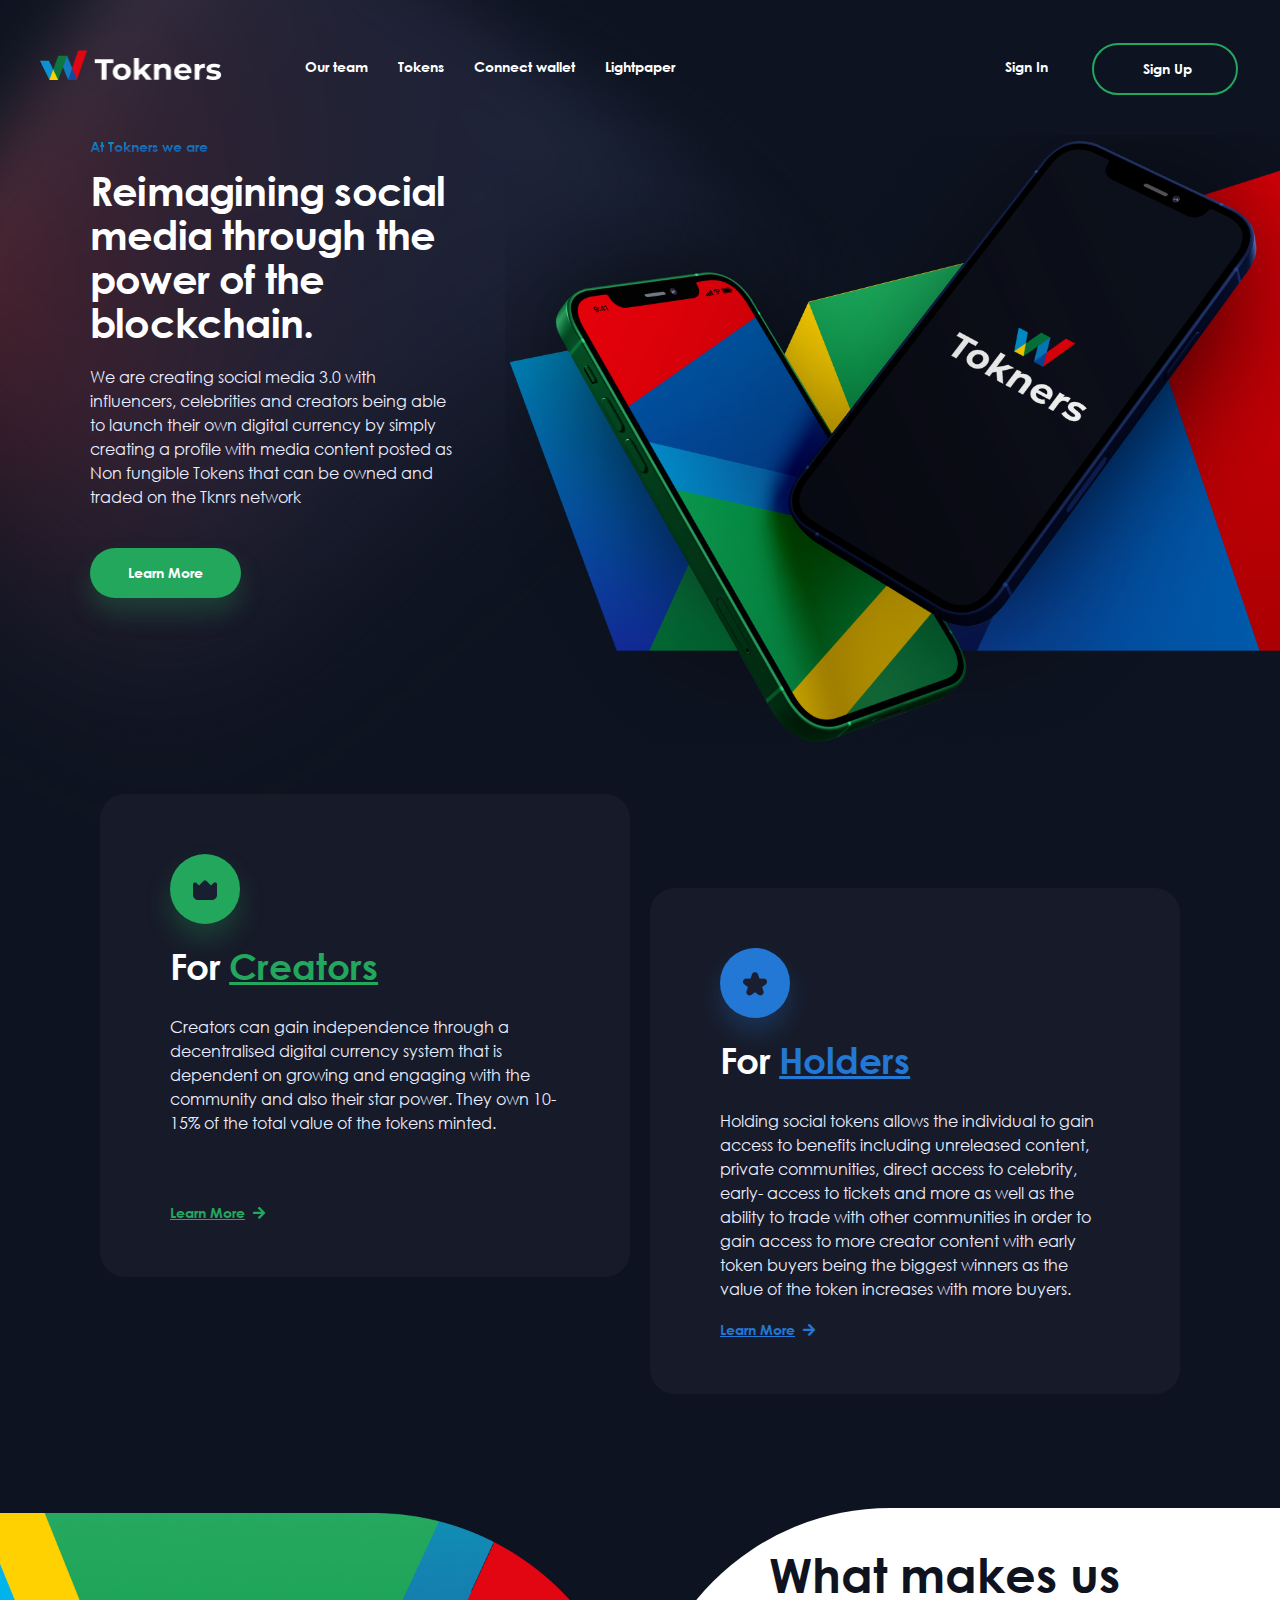
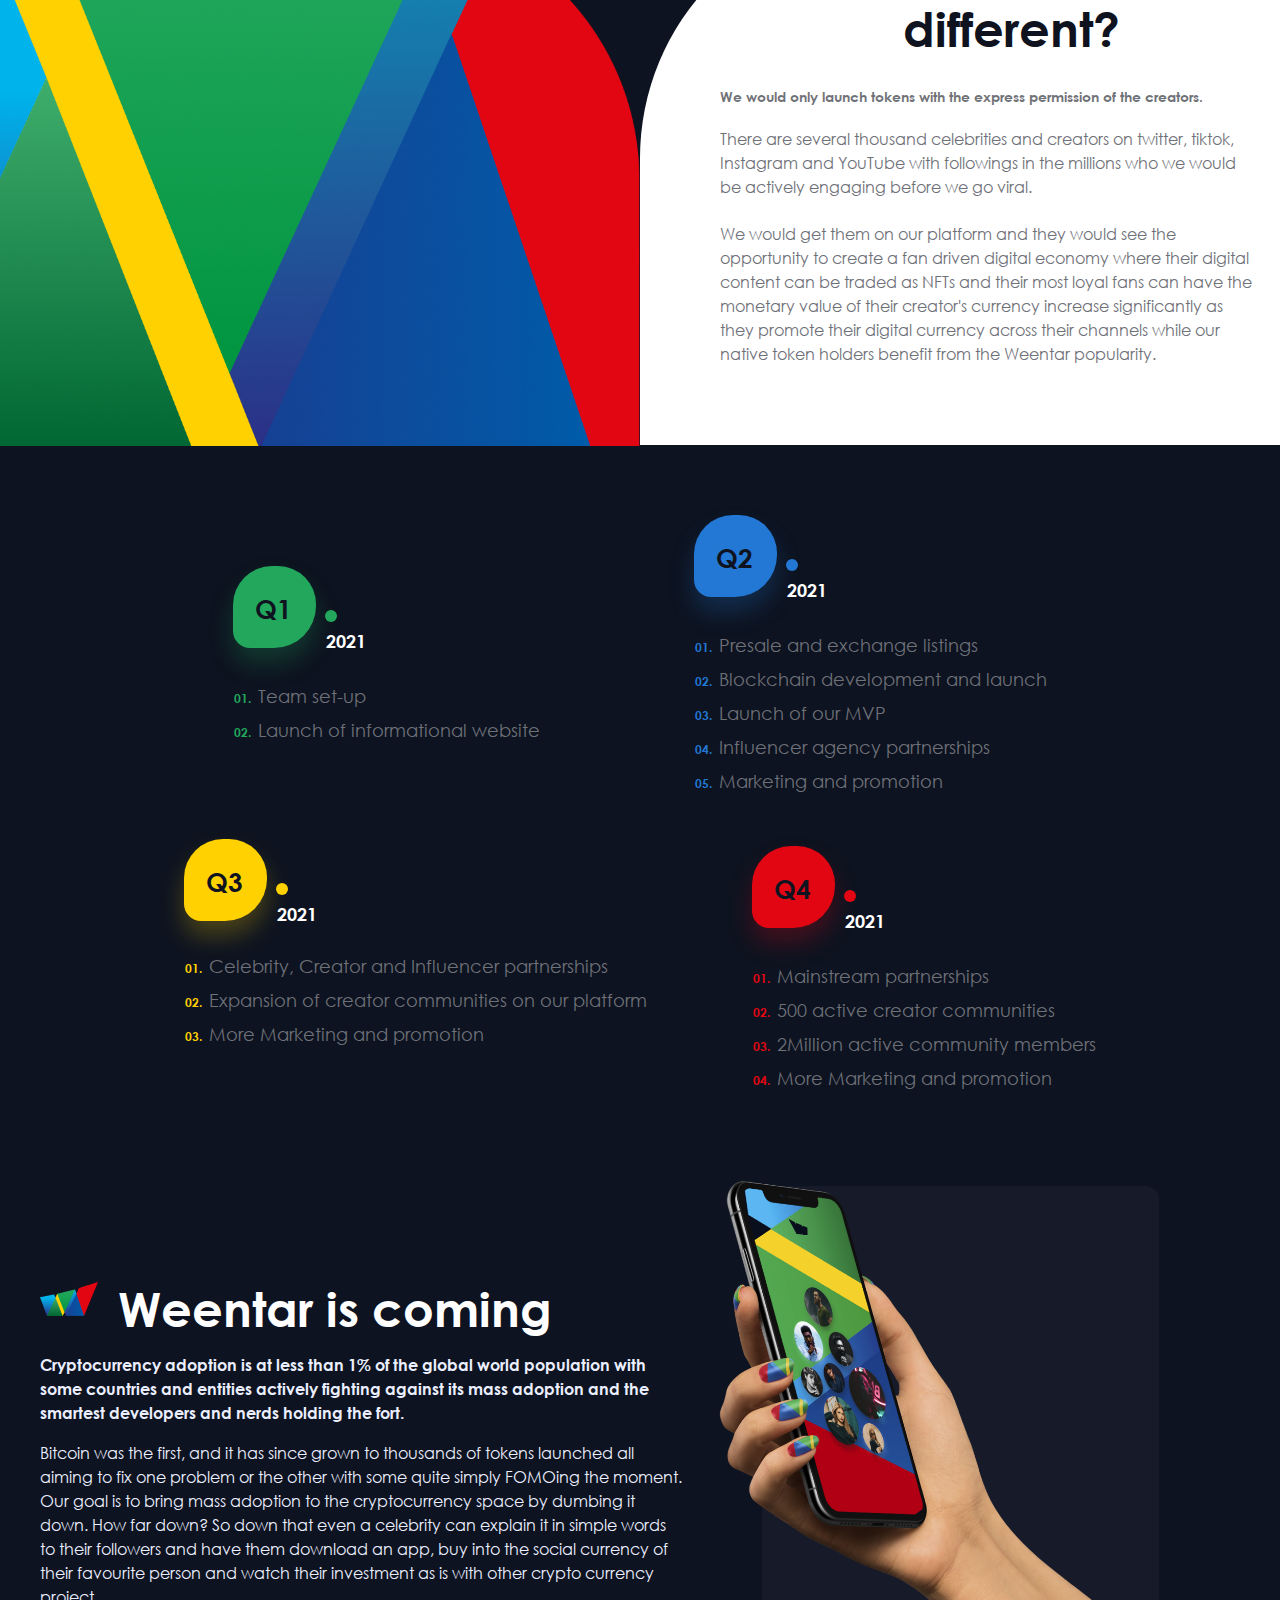
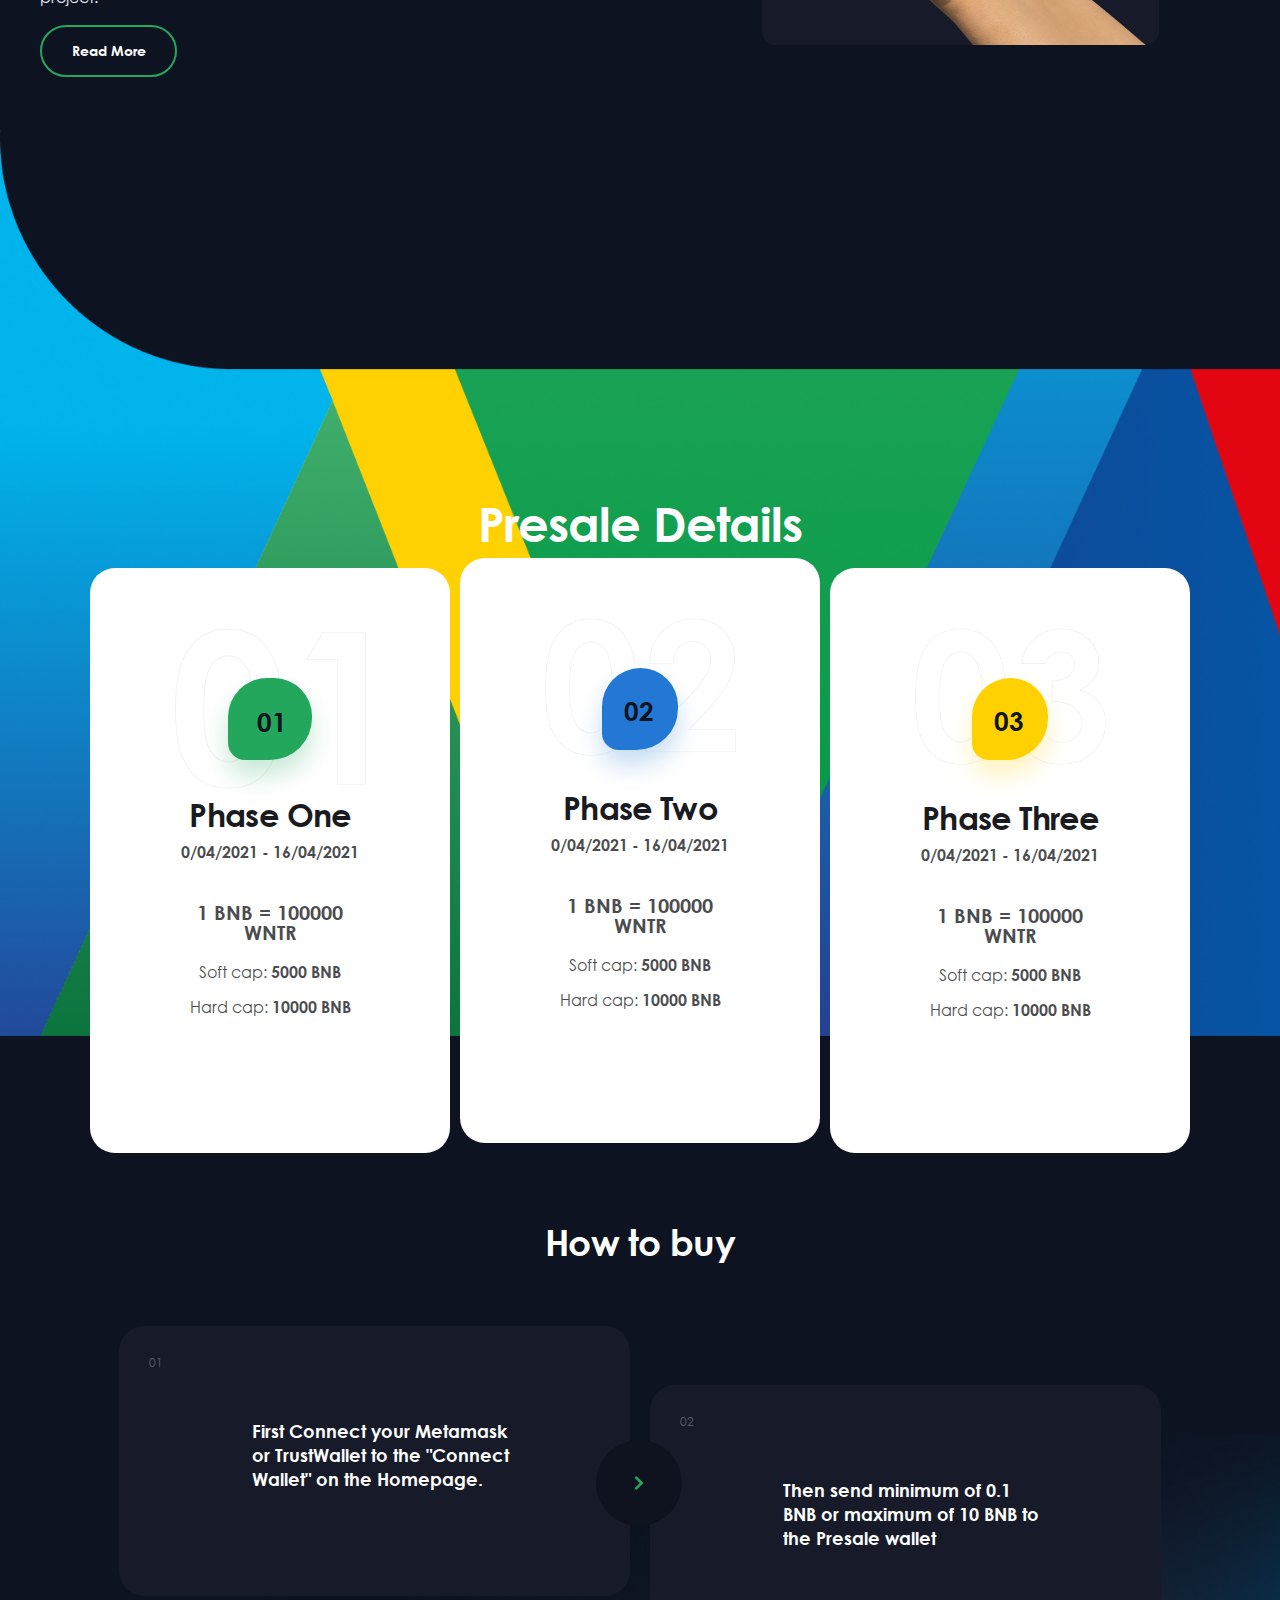
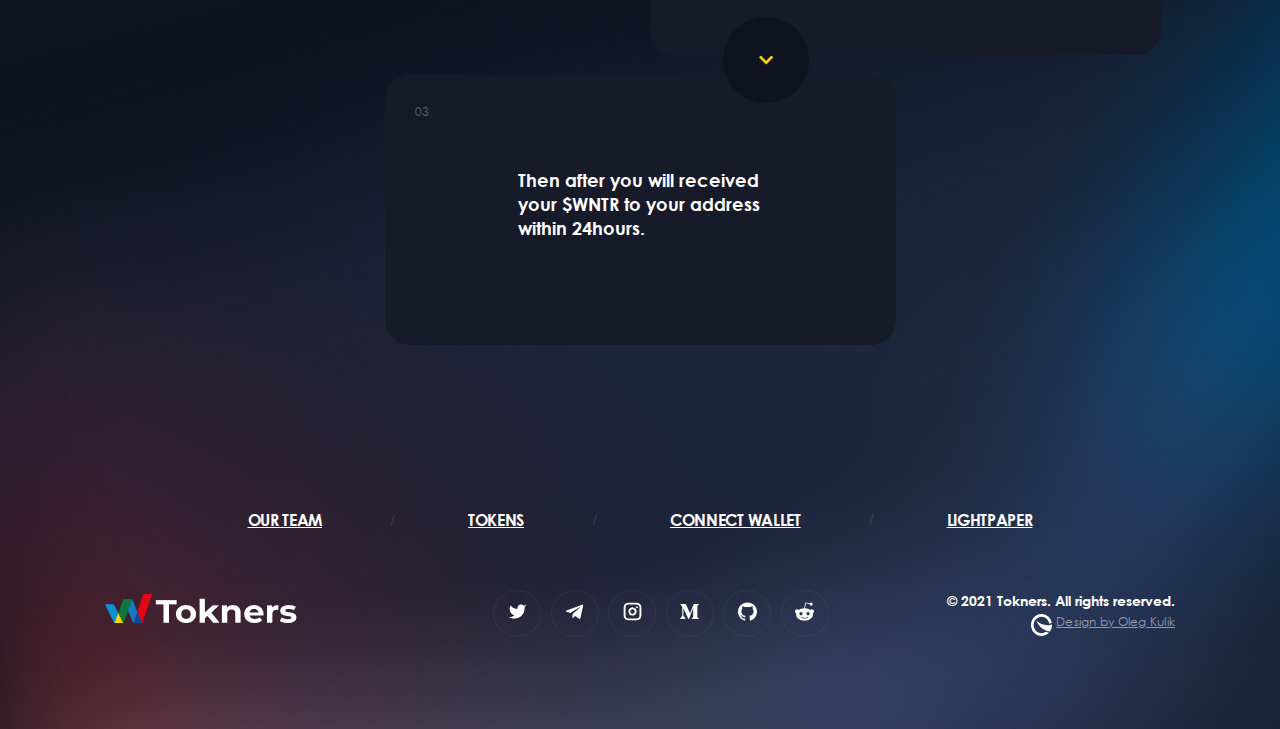
<file: app/index.html>
<!DOCTYPE html>
<html lang="en">

<head>
    <meta charset="UTF-8">
    <meta http-equiv="X-UA-Compatible" content="IE=edge">
    <meta name="viewport" content="width=device-width, initial-scale=1.0">
    <link type="image/png" sizes="16x16" rel="icon" href="favicon.png">
    <link rel="stylesheet" href="https://use.fontawesome.com/releases/v5.0.13/css/all.css">
    <link rel="stylesheet" href="css/main.css">
    <title>Tokners</title>
</head>

<body>
    <header class="header">
        <div class="header__bg"></div>
        <div class="header__inner">
            <div class="header__inner-bg"></div>
            <div class="header__wrapper flex flex_align-center">
                <a class="logo__link" href="/">
                    <picture class="logo">
                        <source srcset="assets/images/logo.png" media="(max-width: 1200px)">
                        <img class="logo__img" src="assets/images/logo2x.png" alt="Tokners">
                    </picture>
                </a>
                <div class="header__content">
                    <button class="burger-btn" id="burgerBtn">
                        <div class="burger-btn__line burger-btn__line-top" id="burgerBtnLineTop"></div>
                        <div class="burger-btn__line burger-btn__line-center" id="burgerBtnLineCenter"></div>
                        <div class="burger-btn__line burger-btn__line-bottom" id="burgerBtnLineBottom"></div>
                    </button>
                    <div class="header__nav flex" id="navList">
                        <nav class="nav">
                            <ul class="nav__list">
                                <li class="nav__item"><a class="nav__link" href="team.html">Our team</a></li>
                                <li class="nav__item"><a class="nav__link" href="tokens.html">Tokens</a></li>
                                <li class="nav__item"><a class="nav__link" href="#">Connect wallet</a></li>
                                <li class="nav__item"><a class="nav__link" href="#">Lightpaper</a></li>
                            </ul>
                        </nav>
                        <div class="auth-btns">
                            <a class="button auth-btns__burger-menu" href="#">Sign In</a>
                            <a class="button button_border-green auth-btns__burger-menu" href="#">Sign Up</a>
                        </div>
                    </div>
                </div>
            </div>
        </div>
    </header>
    <main class="p-home">
        <section class="p-home__banner">
            <div class="p-home__banner-inner flex flex_wrap">
                <div class="p-home__banner-content">
                    <div class="subtitle p-home__banner-subtitle">
                        At Tokners we are
                    </div>
                    <h1 class="title p-home__banner-title">
                        Reimagining social media through the power of the blockchain.
                    </h1>
                    <div class="text p-home__banner-text">
                        We are creating social media 3.0 with influencers, celebrities and creators being able
                        to
                        launch
                        their own digital currency by simply creating a profile with media content posted as Non
                        fungible Tokens that can be owned and traded on the Tknrs network
                    </div>
                    <a class="button button_green p-home__banner-button" href="#">Learn More</a>
                </div>
                <picture class="p-home__banner-img-wrapper">
                    <source srcset="assets/images/banner-img.png" media="(max-width: 375px)">
                    <img class="p-home__banner-img" src="assets/images/banner-img2x.png" alt="Tokners">
                </picture>
            </div>
        </section>
        <section class="p-home__info">
            <div class="wrapper p-home__info-inner">
                <div class="p-home__info-column">
                    <div class="p-home__info-item">
                        <div class="p-home__info-img-wrapper p-home__info_green">
                            <img class="p-home__info-img" src="assets/images/crown.png" alt="circle">
                        </div>
                        <h4 class="title p-home__info-title">
                            For <span class="p-home__info-title p-home__info-title_green">Creators</span>
                        </h4>
                        <div class="text p-home__info-text text p-home__info-text_margin">
                            Creators can gain independence through a decentralised digital currency system that
                            is
                            dependent on growing and engaging with the community and also their star power. They
                            own
                            10-15% of the total value of the tokens minted.
                        </div>
                        <a class="p-home__info-link p-home__info-link_green" href="#">Learn More<i
                                class="p-home__info-link-icon fas fa-arrow-right"></i></a>
                    </div>
                </div>
                <div class="p-home__info-column">
                    <div class="p-home__info-item">
                        <div class="p-home__info-img-wrapper p-home__info_blue">
                            <img class="p-home__info-img" src="assets/images/info-star.png" alt="star-in-circle">
                        </div>
                        <h4 class="title p-home__info-title">
                            For <span class="p-home__info-title p-home__info-title_blue">Holders</span>
                        </h4>
                        <div class="text p-home__info-text">
                            Holding social tokens allows the individual to gain access to benefits including
                            unreleased
                            content, private communities, direct access to celebrity, early- access to tickets
                            and more as well as the ability to trade with other communities in order to gain
                            access to more creator content with early token buyers being the biggest winners as
                            the value of the token increases with more buyers.
                        </div>
                        <a class="p-home__info-link p-home__info-link_blue" href="#">Learn More<i
                                class="p-home__info-link-icon fas fa-arrow-right"></i></a>
                    </div>
                </div>
            </div>
        </section>
        <section class="p-home__benefits">
            <picture class="p-home__benefits-img-wrapper">
                <source srcset="assets/images/benefit-img.png" media="(max-width: 900px)">
                <img class="p-home__benefits-img" src="assets/images/benefit-img2x.png" alt="figure-background">
            </picture>
            <div class="p-home__benefits-content">
                <h2 class="title p-home__benefits-title"> What makes us different?</h2>
                <p class="p-home__benefits-subtitle">
                    We would only launch tokens with the express permission of the creators.
                </p>
                <p class="text p-home__benefits-text">
                    There are several thousand celebrities and creators on twitter, tiktok, Instagram and YouTube
                    with followings in the millions who we would be actively engaging before we go viral.
                </p>
                <p class="text p-home__benefits-text">
                    We would get them on our
                    platform and they would see the opportunity to create a fan driven digital economy where their
                    digital content can be traded as NFTs and their most loyal fans can have the monetary value of
                    their creator's currency increase significantly as they promote their digital currency across
                    their channels while our native token holders benefit from the Weentar popularity.
                </p>
            </div>
        </section>
        <section class="p-home__description">
            <div class="wrapper p-home__description p-home__description_bg">
                <div class="p-home__description-wrapper">
                    <div class="p-home__description-column">
                        <div class="marking marking_dot marking_green">Q1</div>
                        <div class="p-home__description-year">2021</div>
                        <ol class="p-home__description-list p-home__description-list_green">
                            <li>
                                <p class="p-home__description-item">Team set-up</p>
                            </li>
                            <li>
                                <p class="p-home__description-item">Launch of informational website</p>
                            </li>
                        </ol>
                    </div>
                    <div class="p-home__description-column">
                        <div class="marking marking_dot marking_blue">Q2</div>
                        <div class="p-home__description-year">2021</div>
                        <ol class="p-home__description-list p-home__description-list_blue">
                            <li>
                                <p class="p-home__description-item">Presale and exchange listings</p>
                            </li>
                            <li>
                                <p class="p-home__description-item">Blockchain development and launch</p>
                            </li>
                            <li>
                                <p class="p-home__description-item">Launch of our MVP</p>
                            </li>
                            <li>
                                <p class="p-home__description-item">Influencer agency partnerships</p>
                            </li>
                            <li>
                                <p class="p-home__description-item">Marketing and promotion</p>
                            </li>
                        </ol>
                    </div>
                    <div class="p-home__description-column">
                        <div class="marking marking_dot marking_yellow">Q3</div>
                        <div class="p-home__description-year">2021</div>
                        <ol class="p-home__description-list p-home__description-list_yellow">
                            <li>
                                <p class="p-home__description-item p-home__description-item_small">Celebrity,
                                    Creator and Influencer partnerships</p>
                            </li>
                            <li>
                                <p class="p-home__description-item p-home__description-item_small">Expansion of
                                    creator
                                    communities on our platform</p>
                            </li>
                            <li>
                                <p class="p-home__description-item p-home__description-item_small">More Marketing
                                    and
                                    promotion</p>
                            </li>
                        </ol>
                    </div>
                    <div class="p-home__description-column">
                        <div class="marking marking_dot marking_red">
                            Q4
                        </div>
                        <div class="p-home__description-year">
                            2021
                        </div>
                        <ol class="p-home__description-list p-home__description-list_red">
                            <li>
                                <p class="p-home__description-item">Mainstream partnerships</p>
                            </li>
                            <li>
                                <p class="p-home__description-item">500 active creator communities</p>
                            </li>
                            <li>
                                <p class="p-home__description-item">2Million active community members</p>
                            </li>
                            <li>
                                <p class="p-home__description-item">More Marketing and promotion</p>
                            </li>
                        </ol>
                    </div>
                </div>
            </div>
        </section>
        <section class="p-home__weentar">
            <picture class="p-home__weentar-img-wrapper">
                <source srcset="assets/images/description-img.png" media="(max-width: 900px)">
                <img class="p-home__weentar-img" src="assets/images/description-img2x.png" alt="figure-background">
            </picture>
            <div class="p-home__weentar-content">
                <div class="p-home__weentar-heading">
                    <picture class="logo p-home__weentar-logo">
                        <a class="logo__link" href="/">
                            <source srcset="assets/images/logo__small2x.png" media="(max-width: 900px)">
                            <img class="logo__img logo__img_small" src="assets/images/logo_small.png" alt="Tokners">
                        </a>
                    </picture>
                    <h2 class="title p-home__weentar-title">Weentar is coming</h2>
                </div>
                <div class="p-home__weentar-text-main">
                    <div class="text p-home__weentar-text p-home__weentar-text_bold">
                        Cryptocurrency adoption is at less than 1% of the global world population with some
                        countries and entities actively fighting against its mass adoption and the smartest
                        developers and nerds holding the fort.</div>
                    <div class="text p-home__weentar-text">
                        Bitcoin was the first, and it has since grown to thousands of tokens launched all aiming to
                        fix one problem or the other with some quite simply FOMOing the moment. Our goal is to bring
                        mass adoption to the cryptocurrency space by dumbing it down. How far down? So down that
                        even a celebrity can explain it in simple words to their followers and have them download an
                        app, buy into the social currency of their favourite person and watch their
                        investment as is with other crypto currency project.</div>
                </div>
                <details>
                    <summary class="p-home__weentar-detail p-home__weentar-detail_btn">Read More</summary>
                    <div class="text p-home__weentar-text">
                        We are trying to do to this space what investment apps did for the "nonexistent retail
                        investors". We are gamefying digital currency, bringing in popular faces instead of hard
                        to
                        understand projects to make it the norm and inadvertently being the "gateway drug" for a
                        lot
                        of people to finally give this space a real look.</div>
                    <div class="text p-home__weentar-text p-home__weentar-text_bold">A new digital economy is
                        coming. People would be just as powerful as countries and creators would be paid beyond
                        the
                        peanuts that conventional social media platforms can offer.</div>
                    <div class="text p-home__weentar-text">
                        There would be new markets and advertisers with little to offer would not find home there.
                        Like Kanye said, </div>
                    <div class="text p-home__weentar-text p-home__weentar-text_italic">
                        "Personalities would become the new currency, and services would be built on top of them".
                    </div>
                    <div class="text p-home__weentar-text text p-home__weentar-text_big">
                        Well, Kanye didn't exactly say that, but it sounds like something we hope he would say.
                    </div>
                    <div class="text p-home__weentar-text p-home__weentar-text_big">
                        Currency is digital, it has been that way for a while now, but this time there would be no
                        dead presidents on the money, there would people like you on the money, and you would own it
                        because it would make the most sense in the world.
                    </div>
                </details>
            </div>
        </section>
        <section class="p-home__phases">
            <div class="wrapper">
                <h2 class="title p-home__phases-heading">Presale Details</h2>
                <div class="p-home__phases-wrapper">
                    <div class="p-home__phases-column p-home__phases-column_hidden">
                        <div class="p-home__phases-content p-home__phases-content_one">
                            <div class="marking marking_green p-home__phases-marking">01</div>
                            <div class="title p-home__phases-title">Phase One</div>
                            <div class="p-home__phases-date">0/04/2021 - 16/04/2021</div>
                            <div class="p-home__phases-text  p-home__phases-text_space">1 BNB = 100000 WNTR</div>
                            <div class="p-home__phases-text">
                                <span class="p-home__phases-text_normal"> Soft cap:</span> 5000 BNB
                            </div>
                            <div class="p-home__phases-text">
                                <span class="p-home__phases-text_normal"> Hard cap:</span> 10000 BNB
                            </div>
                        </div>
                    </div>
                    <div class="p-home__phases-column p-home__phases-column_pad-bot">
                        <div class="p-home__phases-content  p-home__phases-content_two">
                            <div class="marking marking_blue">02</div>
                            <div class="title p-home__phases-title">Phase Two</div>
                            <div class="p-home__phases-date">0/04/2021 - 16/04/2021</div>
                            <div class="p-home__phases-text p-home__phases-text_space">1 BNB = 100000 WNTR</div>
                            <div class="p-home__phases-text">
                                <span class="p-home__phases-text_normal"> Soft cap:</span> 5000 BNB
                            </div>
                            <div class="p-home__phases-text">
                                <span class="p-home__phases-text_normal"> Hard cap:</span> 10000 BNB
                            </div>
                        </div>
                    </div>
                    <div class="p-home__phases-column p-home__phases-column_hidden">
                        <div class="p-home__phases-content  p-home__phases-content_three">
                            <div class="marking marking_yellow">03</div>
                            <div class="title p-home__phases-title">Phase Three</div>
                            <div class="p-home__phases-date">0/04/2021 - 16/04/2021</div>
                            <div class="p-home__phases-text p-home__phases-text_space">1 BNB = 100000 WNTR</div>
                            <div class="p-home__phases-text">
                                <span class="p-home__phases-text_normal"> Soft cap:</span> 5000 BNB
                            </div>
                            <div class="p-home__phases-text">
                                <span class="p-home__phases-text_normal"> Hard cap:</span> 10000 BNB
                            </div>
                        </div>
                    </div>
                </div>
                <div class="p-home__phases-dots">
                    <span class="p-home__phases-dot"></span>
                    <span class="p-home__phases-dot"></span>
                    <span class="p-home__phases-dot"></span>
                </div>
            </div>
        </section>
        <section class="p-home__buy">
            <div class="wrapper">
                <h2 class="title p-home__buy-title">How to buy</h2>
                <div class="p-home__buy-inner">
                    <div class="p-home__buy-column">
                        <div class="p-home__buy-column-wrapper">
                            <div class="p-home__buy-num">01</div>
                            <div class="p-home__buy-text">
                                First Connect your Metamask or TrustWallet to the "Connect Wallet" on the Homepage.
                            </div>
                            <div class="p-home__buy-arrow"><i class="p-home__buy-arrow_green fas fa-chevron-down"></i>
                            </div>
                        </div>
                    </div>
                    <div class="p-home__buy-column">
                        <div class="p-home__buy-column-wrapper">
                            <div class="p-home__buy-num">02</div>
                            <div class="p-home__buy-text">
                                Then send minimum of 0.1 BNB or maximum of 10 BNB to the Presale wallet
                            </div>
                            <div class="p-home__buy-arrow p-home__buy-arrow_position"><i
                                    class="p-home__buy-arrow_yellow fas fa-chevron-down"></i></div>
                        </div>
                    </div>
                    <div class="p-home__buy-column">
                        <div class="p-home__buy-column-wrapper">
                            <div class="p-home__buy-num">03</div>
                            <div class="p-home__buy-text">Then after you will received your $WNTR to your address within
                                24hours.</div>
                        </div>
                    </div>
                </div>
            </div>
        </section>
    </main>
    <footer class="footer">
        <div class="footer__bg"></div>
        <div class="wrapper">
            <nav class="nav footer__nav">
                <ul class="nav__list footer__nav-list">
                    <li class="nav__item footer__nav-item"><a class="nav__link nav__link_underline" href="team.html">Our
                            team</a>
                    </li>
                    <li class="nav__item footer__nav-item"><a class="nav__link nav__link_underline"
                            href="tokens.html">Tokens</a></li>
                    <li class="nav__item footer__nav-item"><a class="nav__link nav__link_underline" href="#">Connect
                            wallet</a>
                    </li>
                    <li class="nav__item footer__nav-item"><a class="nav__link nav__link_underline"
                            href="#">Lightpaper</a>
                    </li>
                </ul>
            </nav>
            <div class="footer__wrapper">
                <div class="logo logo__footer">
                    <a class="logo__link" href="/">
                        <img class="logo__img logo__img-footer" src="assets/images/logo-footer.png" alt="Tokners">
                    </a>
                </div>
                <div class="footer__social">
                    <div class="footer__social-circle">
                        <a class="footer__social-link" href="#" target="_blank"><img class="footer__social-img"
                                src="assets/icons/twitter.svg" alt="twitter"></a>
                    </div>
                    <div class="footer__social-circle">
                        <a class="footer__social-link" href="#" target="_blank"><img class="footer__social-img"
                                src="assets/icons/tel.svg" alt="telegram"></a>
                    </div>
                    <div class="footer__social-circle">
                        <a class="footer__social-link" href="#" target="_blank"><img class="footer__social-img"
                                src="assets/icons/inst.svg" alt="instagram"></a>
                    </div>
                    <div class="footer__social-circle">
                        <a class="footer__social-link" href="#" target="_blank"><img class="footer__social-img"
                                src="assets/icons/mail.svg" alt="mail"></a>
                    </div>
                    <div class="footer__social-circle">
                        <a class="footer__social-link" href="#" target="_blank"><img class="footer__social-img"
                                src="assets/icons/cat.svg" alt="cat"></a>
                    </div>
                    <div class="footer__social-circle">
                        <a class="footer__social-link" href="#" target="_blank"><img class="footer__social-img"
                                src="assets/icons/monkey.svg" alt="monkey"></a>
                    </div>
                </div>
                <div class="footer__copyrights">
                    <div class="footer__copyrights-text">© 2021 Tokners. All rights reserved.</div>
                    <a href="#">
                        <div class="footer__copyrights-author">Design by Oleg Kulik</div>
                    </a>
                </div>
            </div>
        </div>
    </footer>
    <script src="js/main.js"></script>
</body>

</html>
</file>
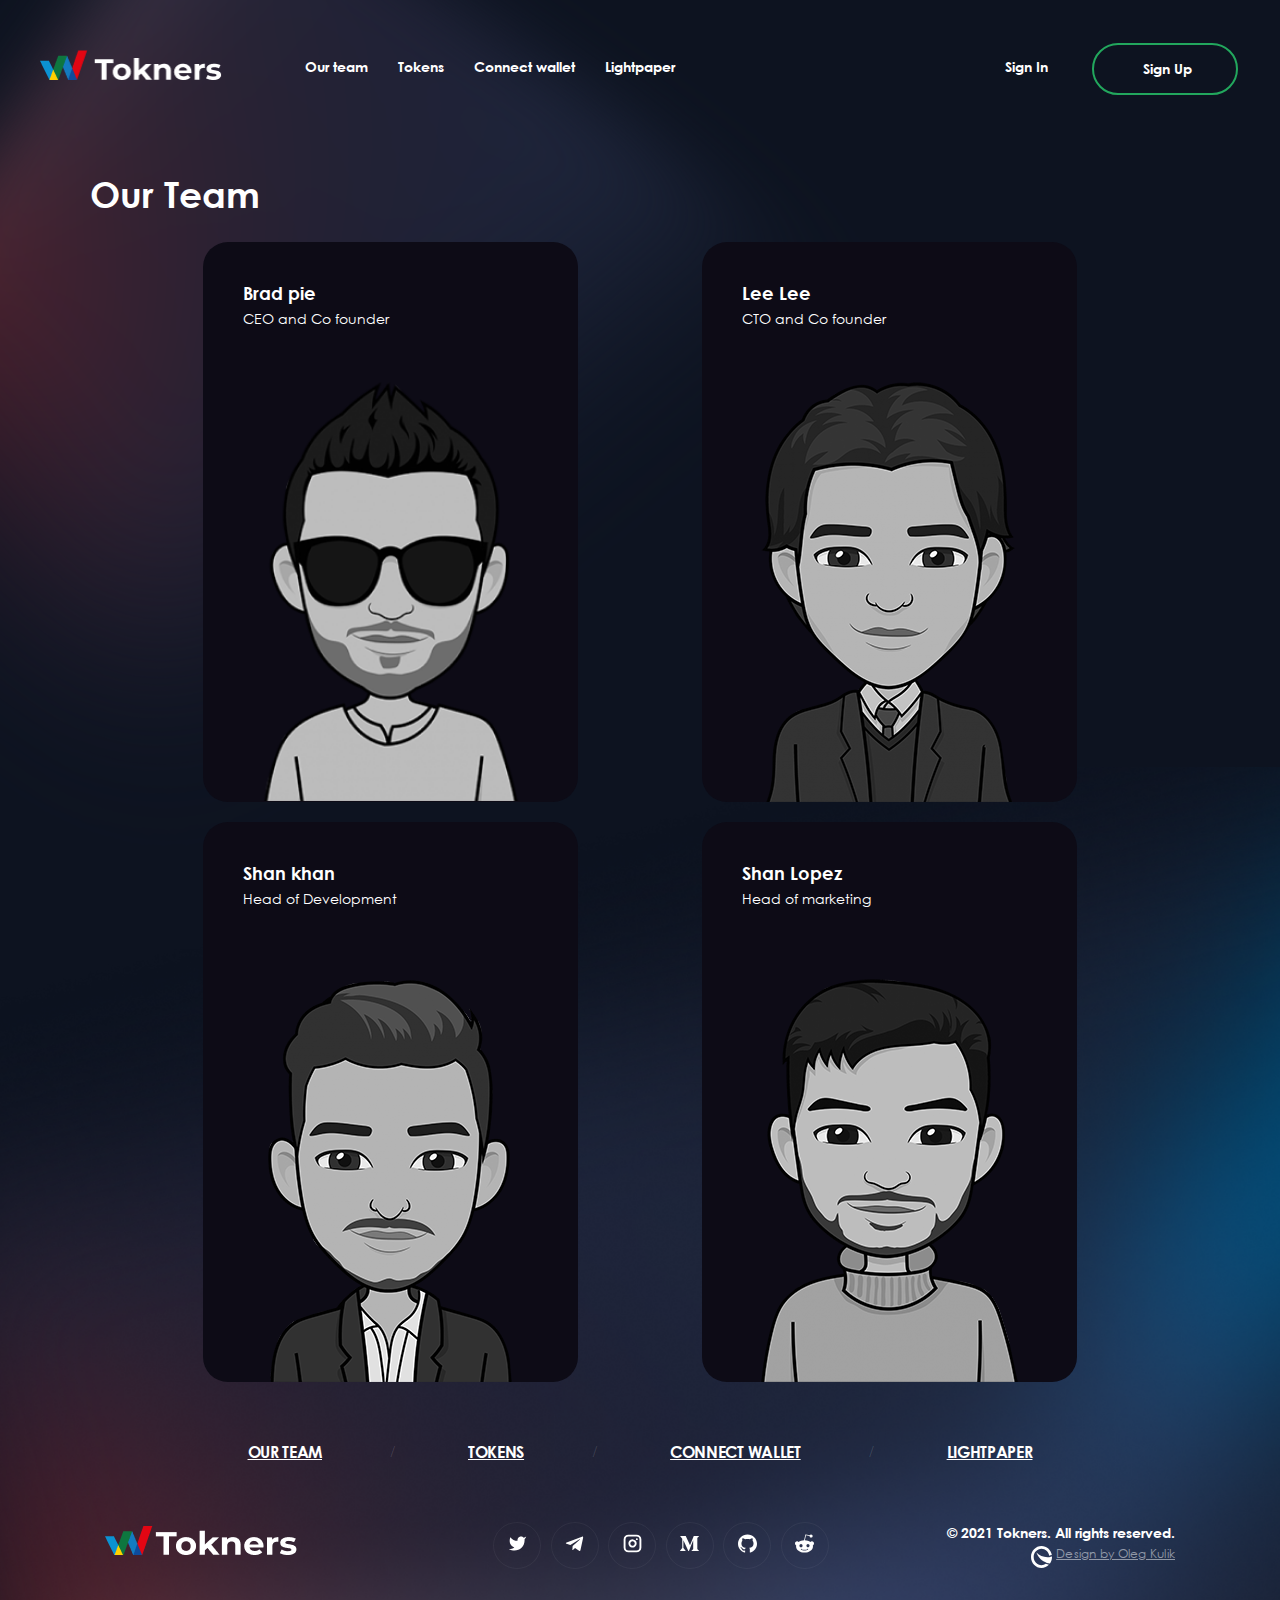
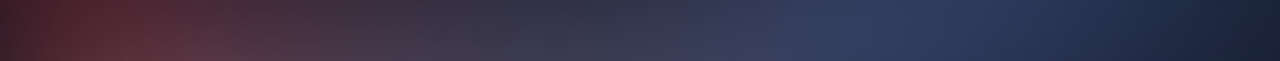
<file: app/team.html>
<!DOCTYPE html>
<html lang="en">

<head>
    <meta charset="UTF-8">
    <meta http-equiv="X-UA-Compatible" content="IE=edge">
    <meta name="viewport" content="width=device-width, initial-scale=1.0">
    <link type="image/png" sizes="16x16" rel="icon" href="favicon.png">
    <link rel="stylesheet" href="https://use.fontawesome.com/releases/v5.0.13/css/all.css">
    <link rel="stylesheet" href="css/main.css">
    <title>Tokners</title>
</head>

<body>
    <header class="header">
        <div class="header__bg"></div>
        <div class="header__inner">
            <div class="header__inner-bg"></div>
            <div class="header__wrapper flex flex_align-center">
                <a class="logo__link" href="/">
                    <picture class="logo">
                        <source srcset="assets/images/logo.png" media="(max-width: 1200px)">
                        <img class="logo__img" src="assets/images/logo2x.png" alt="Tokners">
                    </picture>
                </a>
                <div class="header__content">
                    <button class="burger-btn" id="burgerBtn">
                        <div class="burger-btn__line burger-btn__line-top" id="burgerBtnLineTop"></div>
                        <div class="burger-btn__line burger-btn__line-center" id="burgerBtnLineCenter"></div>
                        <div class="burger-btn__line burger-btn__line-bottom" id="burgerBtnLineBottom"></div>
                    </button>
                    <div class="header__nav flex" id="navList">
                        <nav class="nav">
                            <ul class="nav__list">
                                <li class="nav__item"><a class="nav__link" href="/">Our team</a></li>
                                <li class="nav__item"><a class="nav__link" href="tokens.html">Tokens</a></li>
                                <li class="nav__item"><a class="nav__link" href="#">Connect wallet</a></li>
                                <li class="nav__item"><a class="nav__link" href="#">Lightpaper</a></li>
                            </ul>
                        </nav>
                        <div class="auth-btns">
                            <a class="button auth-btns__burger-menu" href="#">Sign In</a>
                            <a class="button button_border-green auth-btns__burger-menu" href="#">Sign Up</a>
                        </div>
                    </div>
                </div>
            </div>
        </div>
    </header>
    <main class="p-team">
        <section class="p-team__slider">
            <div class="wrapper wrapper_small">
                <h2 class="title p-team__slider-title">Our Team</h2>
                <div class="p-team__slider-inner">
                    <div class="p-team__slider-column-wrapper">
                        <div class="p-team__slider-column">
                            <div class="p-team__slider-name">Brad pie</div>
                            <div class="p-team__slider-profession">CEO and Co founder</div>
                            <div class="p-team__slider-img-wrapper">
                                <img class="p-team__slider-img" src="assets/images/slider1.png" alt="emoji">
                            </div>
                        </div>
                    </div>
                    <div class="p-team__slider-column-wrapper">
                        <div class="p-team__slider-column">
                            <div class="p-team__slider-name">Lee Lee</div>
                            <div class="p-team__slider-profession">CTO and Co founder</div>
                            <div class="p-team__slider-img-wrapper">
                                <img class="p-team__slider-img" src="assets/images/slider2.png" alt="emoji">
                            </div>
                        </div>
                    </div>
                    <div class="p-team__slider-column-wrapper">
                        <div class="p-team__slider-column">
                            <div class="p-team__slider-name">Shan khan</div>
                            <div class="p-team__slider-profession">Head of Development</div>
                            <div class="p-team__slider-img-wrapper">
                                <img class="p-team__slider-img" src="assets/images/slider3.png" alt="emoji">
                            </div>
                        </div>
                    </div>
                    <div class="p-team__slider-column-wrapper">
                        <div class="p-team__slider-column">
                            <div class="p-team__slider-name">Shan Lopez</div>
                            <div class="p-team__slider-profession">Head of marketing</div>
                            <div class="p-team__slider-img-wrapper">
                                <img class="p-team__slider-img" src="assets/images/slider4.png" alt="emoji">
                            </div>
                        </div>
                    </div>

                </div>
            </div>
        </section>
    </main>
    <footer class="footer">
        <div class="footer__bg"></div>
        <div class="wrapper">
            <nav class="nav footer__nav">
                <ul class="nav__list footer__nav-list">
                    <li class="nav__item footer__nav-item"><a class="nav__link nav__link_underline" href="/">Our
                            team</a>
                    </li>
                    <li class="nav__item footer__nav-item"><a class="nav__link nav__link_underline"
                            href="tokens.html">Tokens</a></li>
                    <li class="nav__item footer__nav-item"><a class="nav__link nav__link_underline" href="#">Connect
                            wallet</a>
                    </li>
                    <li class="nav__item footer__nav-item"><a class="nav__link nav__link_underline"
                            href="#">Lightpaper</a>
                    </li>
                </ul>
            </nav>
            <div class="footer__wrapper">
                <div class="logo logo__footer">
                    <a class="logo__link" href="index.html">
                        <img class="logo__img logo__img-footer" src="assets/images/logo-footer.png" alt="Tokners">
                    </a>
                </div>
                <div class="footer__social">
                    <div class="footer__social-circle">
                        <a class="footer__social-link" href="#" target="_blank"><img class="footer__social-img"
                                src="assets/icons/twitter.svg" alt="twitter"></a>
                    </div>
                    <div class="footer__social-circle">
                        <a class="footer__social-link" href="#" target="_blank"><img class="footer__social-img"
                                src="assets/icons/tel.svg" alt="telegram"></a>
                    </div>
                    <div class="footer__social-circle">
                        <a class="footer__social-link" href="#" target="_blank"><img class="footer__social-img"
                                src="assets/icons/inst.svg" alt="instagram"></a>
                    </div>
                    <div class="footer__social-circle">
                        <a class="footer__social-link" href="#" target="_blank"><img class="footer__social-img"
                                src="assets/icons/mail.svg" alt="mail"></a>
                    </div>
                    <div class="footer__social-circle">
                        <a class="footer__social-link" href="#" target="_blank"><img class="footer__social-img"
                                src="assets/icons/cat.svg" alt="cat"></a>
                    </div>
                    <div class="footer__social-circle">
                        <a class="footer__social-link" href="#" target="_blank"><img class="footer__social-img"
                                src="assets/icons/monkey.svg" alt="monkey"></a>
                    </div>
                </div>
                <div class="footer__copyrights">
                    <div class="footer__copyrights-text">© 2021 Tokners. All rights reserved.</div>
                    <a href="#">
                        <div class="footer__copyrights-author">Design by Oleg Kulik</div>
                    </a>
                </div>
            </div>
        </div>
    </footer>
    <script src="js/main.js"></script>
</body>

</html>
</file>
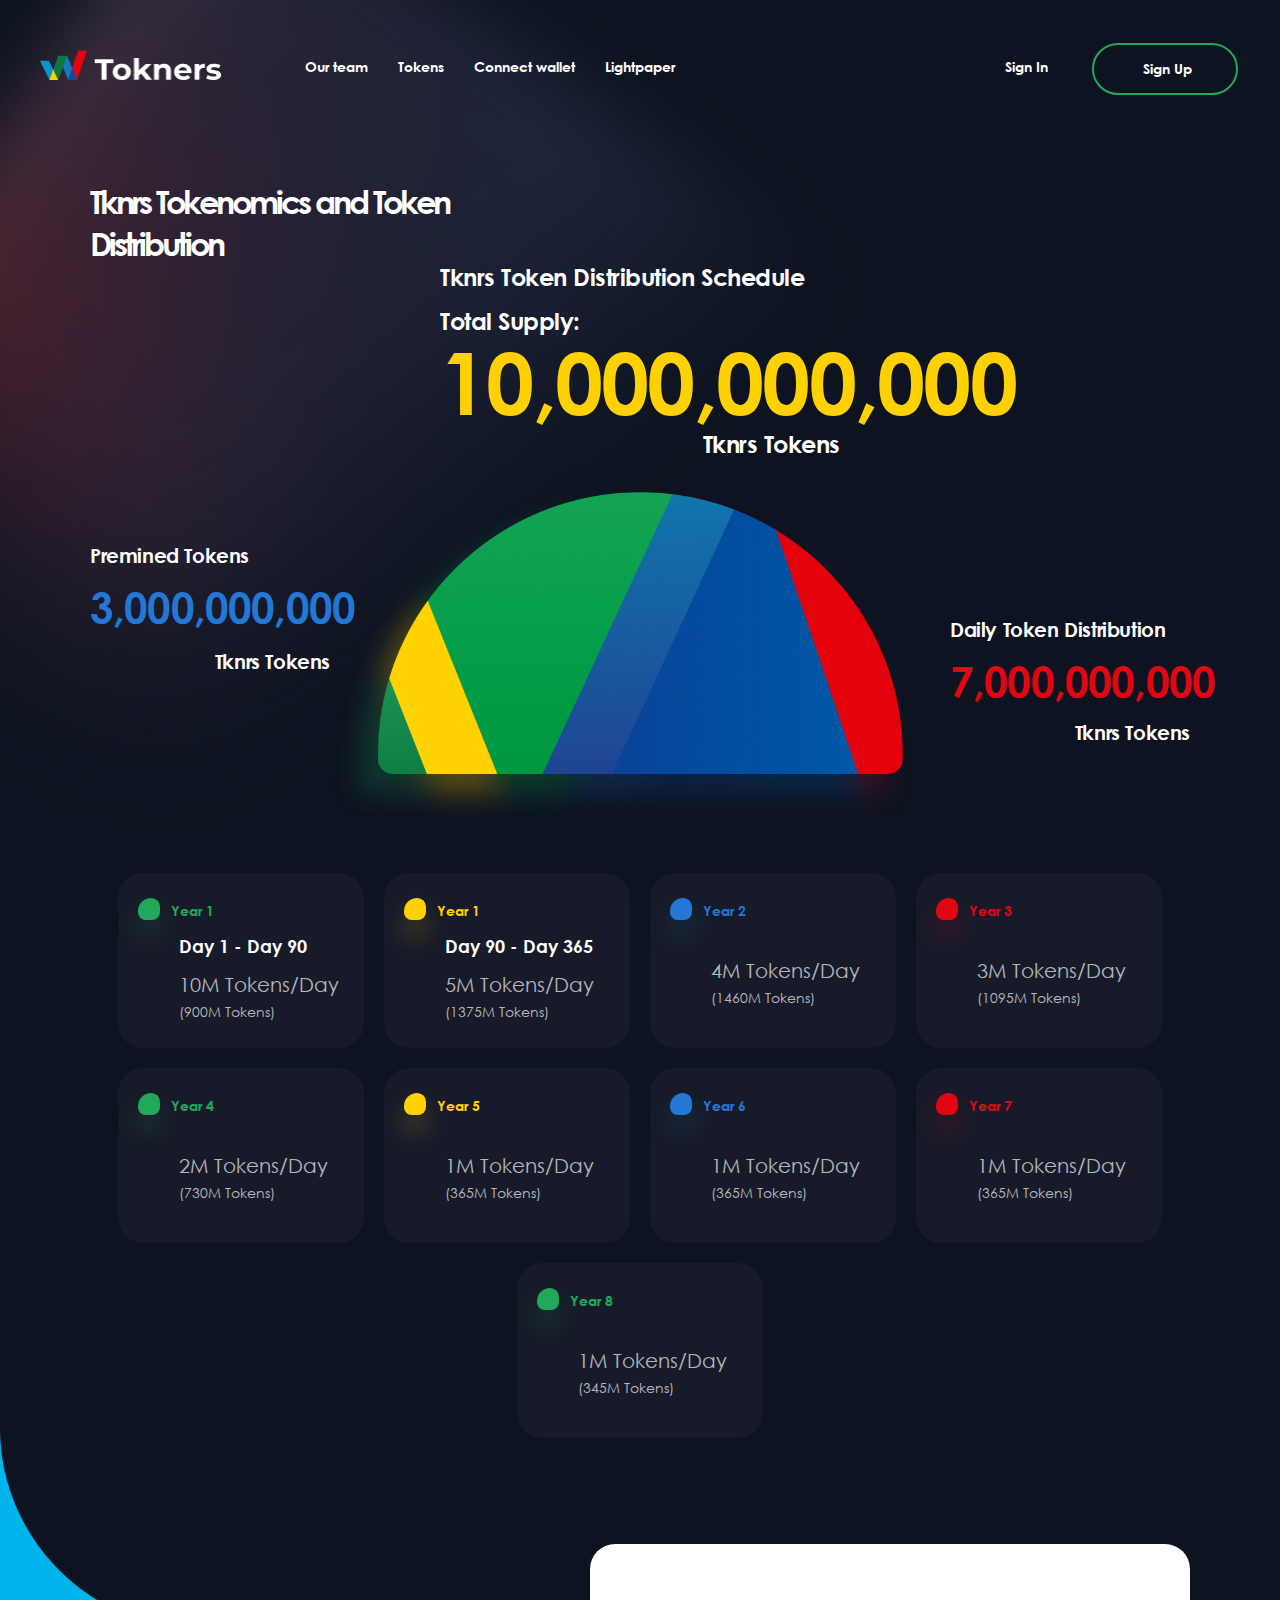
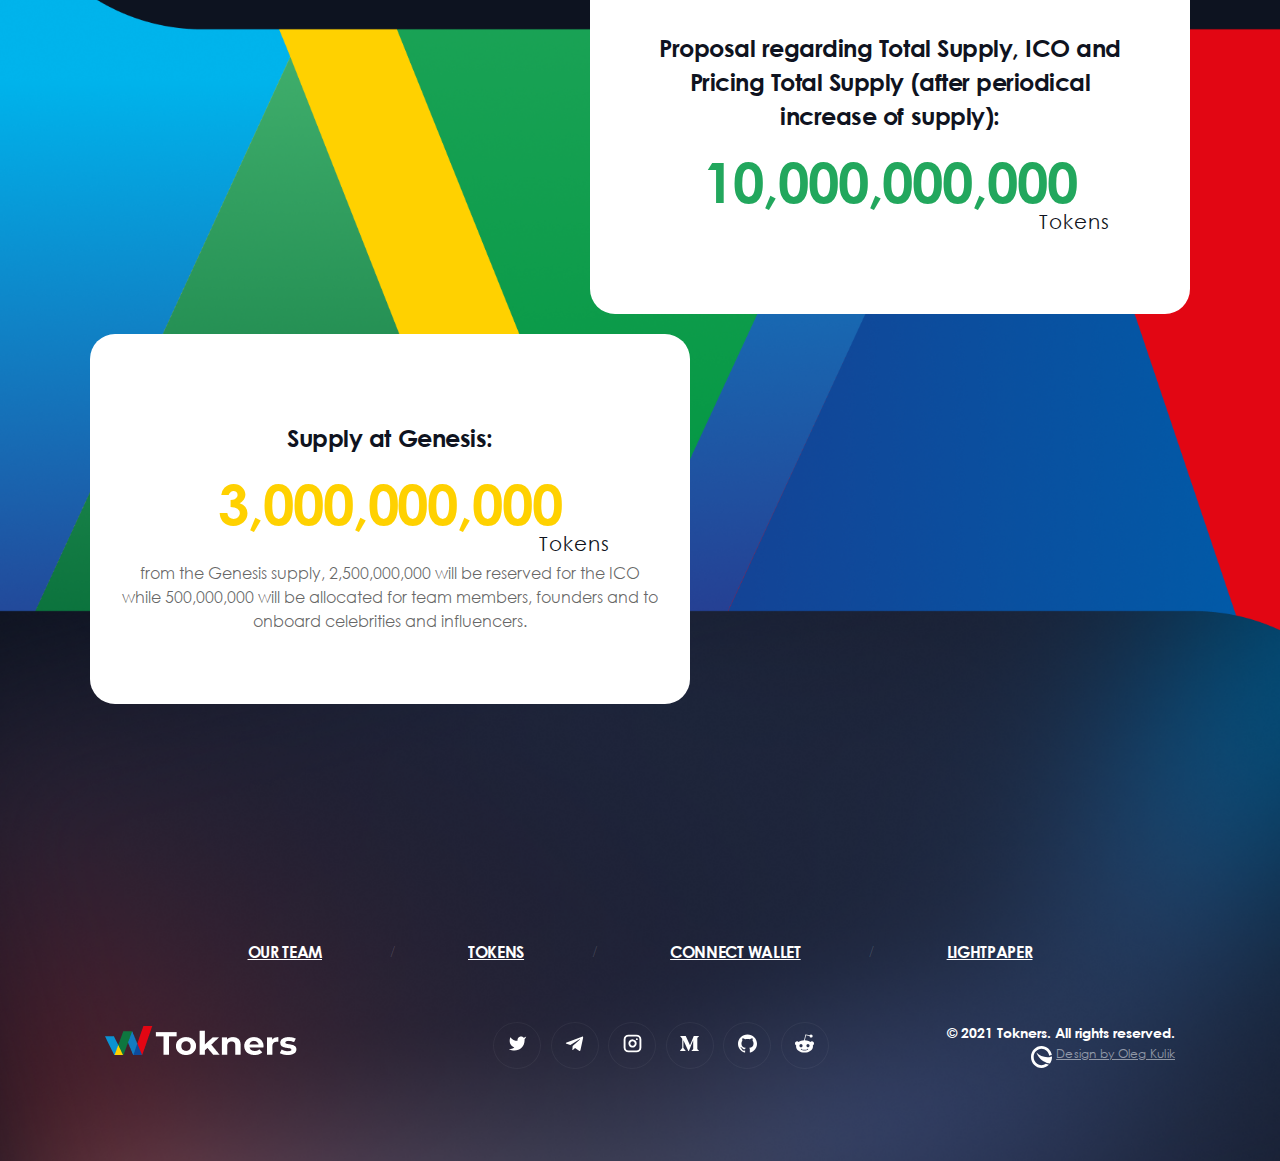
<file: app/tokens.html>
<!DOCTYPE html>
<html lang="en">

<head>
    <meta charset="UTF-8">
    <meta http-equiv="X-UA-Compatible" content="IE=edge">
    <meta name="viewport" content="width=device-width, initial-scale=1.0">
    <link type="image/png" sizes="16x16" rel="icon" href="favicon.png">
    <link rel="stylesheet" href="css/main.css">
    <title>Tokners</title>
</head>

<body>
    <header class="header">
        <div class="header__bg"></div>
        <div class="header__inner">
            <div class="header__inner-bg"></div>
            <div class="header__wrapper flex flex_align-center">
                <a class="logo__link" href="/">
                    <picture class="logo">
                        <source srcset="assets/images/logo.png" media="(max-width: 1200px)">
                        <img class="logo__img" src="assets/images/logo2x.png" alt="Tokners">
                    </picture>
                </a>
                <div class="header__content">
                    <button class="burger-btn" id="burgerBtn">
                        <div class="burger-btn__line burger-btn__line-top" id="burgerBtnLineTop"></div>
                        <div class="burger-btn__line burger-btn__line-center" id="burgerBtnLineCenter"></div>
                        <div class="burger-btn__line burger-btn__line-bottom" id="burgerBtnLineBottom"></div>
                    </button>
                    <div class="header__nav flex" id="navList">
                        <nav class="nav">
                            <ul class="nav__list">
                                <li class="nav__item"><a class="nav__link" href="team.html">Our team</a></li>
                                <li class="nav__item"><a class="nav__link" href="/">Tokens</a></li>
                                <li class="nav__item"><a class="nav__link" href="#">Connect wallet</a></li>
                                <li class="nav__item"><a class="nav__link" href="#">Lightpaper</a></li>
                            </ul>
                        </nav>
                        <div class="auth-btns">
                            <a class="button auth-btns__burger-menu" href="#">Sign In</a>
                            <a class="button button_border-green auth-btns__burger-menu" href="#">Sign Up</a>
                        </div>
                    </div>
                </div>
            </div>
        </div>
    </header>
    <main class="p-tokens">
        <section class="p-tokens__banner">
            <div class="wrapper p-tokens__banner-inner">
                <h1 class="title p-tokens__banner-title">
                    Tknrs Tokenomics and Token Distribution
                </h1>
                <div class="p-tokens__banner-description">
                    <p class="p-tokens__banner-subtitle">Tknrs Token Distribution Schedule Total Supply:</p>
                    <p class="p-tokens__banner-subtitle p-tokens__banner-subtitle_yellow">10,000,000,000</p>
                    <p class="p-tokens__banner-subtitle">Tknrs Tokens</p>
                </div>
                <div class="p-tokens__banner-content">
                    <div class="p-tokens__banner-column p-tokens__banner-column-content">
                        <p class="p-tokens__banner-text">Premined Tokens</p>
                        <p class="p-tokens__banner-text p-tokens__banner-text_blue">3,000,000,000</p>
                        <p class="p-tokens__banner-text">Tknrs Tokens</p>
                    </div>
                    <div class="p-tokens__banner-column p-tokens__banner-column-content">
                        <p class="p-tokens__banner-text">Daily Token Distribution</p>
                        <p class="p-tokens__banner-text p-tokens__banner-text_red">7,000,000,000</p>
                        <p class="p-tokens__banner-text">Tknrs Tokens</p>
                    </div>
                    <div class="p-tokens__banner-column p-tokens__banner-img-wrapper">
                        <picture>
                            <source srcset="assets/images/tokens_banner.png" media="(max-width: 600px)">
                            <img class="p-tokens__banner-img" src="assets/images/tokens_banner2x.png" alt="Tokners">
                        </picture>
                    </div>
                </div>
            </div>
        </section>
        <section class="p-tokens__prospect">
            <div class="wrapper">
                <div class="p-tokens__prospect-inner flex flex_wrap">
                    <div class="p-tokens__prospect-column-wrapper">
                        <div class="p-tokens__prospect-column">
                            <div class="p-tokens__prospect-content flex">
                                <div class="marking__small marking__small_green"></div>
                                <div class="p-tokens__prospect-year p-tokens__prospect-year_green">
                                    Year 1
                                </div>
                            </div>
                            <div class="p-tokens__prospect-date">
                                Day 1 - Day 90
                            </div>
                            <div class="p-tokens__prospect-text">
                                10M Tokens/Day
                            </div>
                            <div class="p-tokens__prospect-text p-tokens__prospect-text_small">
                                (900M Tokens)
                            </div>
                        </div>
                    </div>
                    <div class="p-tokens__prospect-column-wrapper">
                        <div class="p-tokens__prospect-column">
                            <div class="p-tokens__prospect-content flex">
                                <div class="marking__small marking__small_yellow"></div>
                                <div class="p-tokens__prospect-year p-tokens__prospect-year_yellow">Year 1</div>
                            </div>
                            <div class="p-tokens__prospect-date">Day 90 - Day 365</div>
                            <div class="p-tokens__prospect-text">5M Tokens/Day</div>
                            <div class="p-tokens__prospect-text p-tokens__prospect-text_small">(1375M Tokens)</div>
                        </div>
                    </div>
                    <div class="p-tokens__prospect-column-wrapper">
                        <div class="p-tokens__prospect-column">
                            <div class="p-tokens__prospect-content flex">
                                <div class="marking__small marking__small_blue"></div>
                                <div class="p-tokens__prospect-year p-tokens__prospect-year_blue">Year 2</div>
                            </div>
                            <div class="p-tokens__prospect-text">4M Tokens/Day</div>
                            <div class="p-tokens__prospect-text p-tokens__prospect-text_small">(1460M Tokens)</div>
                        </div>
                    </div>
                    <div class="p-tokens__prospect-column-wrapper">
                        <div class="p-tokens__prospect-column">
                            <div class="p-tokens__prospect-content flex">
                                <div class="marking__small marking__small_red"></div>
                                <div class="p-tokens__prospect-year p-tokens__prospect-year_red">Year 3</div>
                            </div>
                            <div class="p-tokens__prospect-text">3M Tokens/Day</div>
                            <div class="p-tokens__prospect-text p-tokens__prospect-text_small">(1095M Tokens)</div>
                        </div>
                    </div>
                    <div class="p-tokens__prospect-column-wrapper">
                        <div class="p-tokens__prospect-column">
                            <div class="p-tokens__prospect-content flex">
                                <div class="marking__small marking__small_green"></div>
                                <div class="p-tokens__prospect-year p-tokens__prospect-year_green">Year 4</div>
                            </div>
                            <div class="p-tokens__prospect-text">2M Tokens/Day</div>
                            <div class="p-tokens__prospect-text p-tokens__prospect-text_small">(730M Tokens)</div>
                        </div>
                    </div>
                    <div class="p-tokens__prospect-column-wrapper">
                        <div class="p-tokens__prospect-column">
                            <div class="p-tokens__prospect-content flex">
                                <div class="marking__small marking__small_yellow"></div>
                                <div class="p-tokens__prospect-year p-tokens__prospect-year_yellow">Year 5</div>
                            </div>
                            <div class="p-tokens__prospect-text">1M Tokens/Day</div>
                            <div class="p-tokens__prospect-text p-tokens__prospect-text_small">(365M Tokens)</div>
                        </div>
                    </div>
                    <div class="p-tokens__prospect-column-wrapper">
                        <div class="p-tokens__prospect-column">
                            <div class="p-tokens__prospect-content flex">
                                <div class="marking__small marking__small_blue"></div>
                                <div class="p-tokens__prospect-year p-tokens__prospect-year_blue">Year 6</div>
                            </div>
                            <div class="p-tokens__prospect-text">1M Tokens/Day</div>
                            <div class="p-tokens__prospect-text p-tokens__prospect-text_small">(365M Tokens)</div>
                        </div>
                    </div>
                    <div class="p-tokens__prospect-column-wrapper">
                        <div class="p-tokens__prospect-column">
                            <div class="p-tokens__prospect-content flex">
                                <div class="marking__small marking__small_red"></div>
                                <div class="p-tokens__prospect-year p-tokens__prospect-year_red">Year 7</div>
                            </div>
                            <div class="p-tokens__prospect-text">1M Tokens/Day</div>
                            <div class="p-tokens__prospect-text p-tokens__prospect-text_small">(365M Tokens)</div>
                        </div>
                    </div>
                    <div class="p-tokens__prospect-column-wrapper">
                        <div class="p-tokens__prospect-column">
                            <div class="p-tokens__prospect-content flex">
                                <div class="marking__small marking__small_green"></div>
                                <div class="p-tokens__prospect-year p-tokens__prospect-year_green">Year 8</div>
                            </div>
                            <div class="p-tokens__prospect-text">1M Tokens/Day</div>
                            <div class="p-tokens__prospect-text p-tokens__prospect-text_small">(345M Tokens)</div>
                        </div>
                    </div>
                </div>
            </div>
        </section>
        <section class="p-tokens__proposal">
            <div class="p-tokens__proposal-bg"></div>
            <div class="wrapper">
                <div class="p-tokens__proposal-inner">
                    <div class="p-tokens__proposal-content-wrapper">
                        <div class="p-tokens__proposal-content">
                            <h4 class="p-tokens__proposal-title">Proposal regarding Total Supply, ICO and Pricing Total
                                Supply (after periodical increase of supply):</h4>
                            <div class="p-tokens__proposal-num p-tokens__proposal-num_green">10,000,000,000</div>
                            <div class="p-tokens__proposal-subtitle">Tokens</div>
                        </div>
                    </div>
                    <div class="p-tokens__proposal-content-wrapper">
                        <div class="p-tokens__proposal-content">
                            <h4 class="p-tokens__proposal-title">Supply at Genesis:</h4>
                            <div class="p-tokens__proposal-num p-tokens__proposal-num_yellow">3,000,000,000</div>
                            <div class="p-tokens__proposal-subtitle">Tokens</div>
                            <div class="p-tokens__proposal-text">from the Genesis supply, 2,500,000,000 will be reserved
                                for the ICO while 500,000,000 will be allocated for team members, founders and to
                                onboard celebrities and influencers.</div>
                        </div>
                    </div>
                </div>
            </div>
        </section>
    </main>
    <footer class="footer">
        <div class="footer__bg"></div>
        <div class="wrapper">
            <nav class="nav footer__nav">
                <ul class="nav__list footer__nav-list">
                    <li class="nav__item footer__nav-item"><a class="nav__link nav__link_underline" href="team.html">Our
                            team</a>
                    </li>
                    <li class="nav__item footer__nav-item"><a class="nav__link nav__link_underline"
                            href="tokens.html">Tokens</a></li>
                    <li class="nav__item footer__nav-item"><a class="nav__link nav__link_underline" href="#">Connect
                            wallet</a>
                    </li>
                    <li class="nav__item footer__nav-item"><a class="nav__link nav__link_underline"
                            href="#">Lightpaper</a>
                    </li>
                </ul>
            </nav>
            <div class="footer__wrapper">
                <div class="logo logo__footer">
                    <a class="logo__link" href="index.html">
                        <img class="logo__img logo__img-footer" src="assets/images/logo-footer.png" alt="Tokners">
                    </a>
                </div>
                <div class="footer__social">
                    <div class="footer__social-circle">
                        <a class="footer__social-link" href="#" target="_blank"><img class="footer__social-img"
                                src="assets/icons/twitter.svg" alt="twitter"></a>
                    </div>
                    <div class="footer__social-circle">
                        <a class="footer__social-link" href="#" target="_blank"><img class="footer__social-img"
                                src="assets/icons/tel.svg" alt="telegram"></a>
                    </div>
                    <div class="footer__social-circle">
                        <a class="footer__social-link" href="#" target="_blank"><img class="footer__social-img"
                                src="assets/icons/inst.svg" alt="instagram"></a>
                    </div>
                    <div class="footer__social-circle">
                        <a class="footer__social-link" href="#" target="_blank"><img class="footer__social-img"
                                src="assets/icons/mail.svg" alt="mail"></a>
                    </div>
                    <div class="footer__social-circle">
                        <a class="footer__social-link" href="#" target="_blank"><img class="footer__social-img"
                                src="assets/icons/cat.svg" alt="cat"></a>
                    </div>
                    <div class="footer__social-circle">
                        <a class="footer__social-link" href="#" target="_blank"><img class="footer__social-img"
                                src="assets/icons/monkey.svg" alt="monkey"></a>
                    </div>
                </div>
                <div class="footer__copyrights">
                    <div class="footer__copyrights-text">© 2021 Tokners. All rights reserved.</div>
                    <a href="#">
                        <div class="footer__copyrights-author">Design by Oleg Kulik</div>
                    </a>
                </div>
            </div>
        </div>
    </footer>
    <script src="js/main.js"></script>
</body>

</html>
</file>
<file: app/css/main.css>
@charset "UTF-8";
@font-face {
  font-family: 'CenturyGothic';
  font-style: normal;
  font-weight: 400;
  src: url("../assets/fonts/CenturyGothic.eot");
  /* IE9 Compat Modes */
  src: local(""), url("../assets/fonts/CenturyGothic.woff") format("woff"), url("../assets/fonts/CenturyGothic.ttf") format("truetype");
}

@font-face {
  font-family: 'CenturyGothic-Bold';
  font-style: normal;
  font-weight: 700;
  src: url("../assets/fonts/CenturyGothic-Bold.eot");
  /* IE9 Compat Modes */
  src: local(""), url("../assets/fonts/CenturyGothic-Bold.woff") format("woff"), url("../assets/fonts/CenturyGothic-Bold.ttf") format("truetype");
}

@font-face {
  font-family: 'CenturyGothic-BoldItalic';
  font-style: normal;
  font-weight: 700;
  src: url("../assets/fonts/CenturyGothic-BoldItalic.eot");
  /* IE9 Compat Modes */
  src: local(""), url("../assets/fonts/CenturyGothic-BoldItalic.woff") format("woff"), url("../assets/fonts/CenturyGothic-BoldItalic.ttf") format("truetype");
}

* {
  -webkit-box-sizing: border-box;
          box-sizing: border-box;
  padding: 0;
  margin: 0;
}

html, body {
  height: 100%;
}

li {
  list-style: none;
}

a {
  text-decoration: none;
}

img {
  width: 100%;
  height: auto;
}

.wrapper {
  max-width: calc(100% - 40px);
  margin: 0 auto;
  z-index: 2;
}

@media only screen and (min-width: 600px) {
  .wrapper {
    max-width: calc(100% - 80px);
  }
}

@media only screen and (min-width: 900px) {
  .wrapper {
    max-width: calc(100% - 120px);
  }
}

@media only screen and (min-width: 1200px) {
  .wrapper {
    max-width: calc(100% - 180px);
    margin: 0 auto;
    position: relative;
    z-index: 3;
  }
}

@media only screen and (min-width: 1800px) {
  .wrapper {
    max-width: calc(100% - 326px);
  }
}

@media screen and (max-width: 370px) {
  .wrapper_small {
    max-width: calc(100% - 10px);
    margin: 0 auto;
  }
}

body {
  overflow-x: hidden;
}

.logo {
  z-index: 1;
}

@media only screen and (min-width: 900px) {
  .logo {
    margin-right: 19px;
  }
}

@media only screen and (min-width: 1200px) {
  .logo {
    margin-right: 63px;
  }
}

.logo__img {
  max-width: 155px;
}

@media only screen and (min-width: 900px) {
  .logo__img {
    max-width: 187px;
  }
}

.logo__img-footer {
  max-width: 207px;
}

.logo__img_small {
  max-width: 58px;
}

.logo__footer {
  margin-bottom: 32px;
}

.subtitle {
  font-family: "CenturyGothic-Bold";
  font-style: normal;
  font-weight: bold;
  font-size: 14px;
  line-height: 24px;
  display: table;
  color: #2B3087;
}

.title {
  font-family: "CenturyGothic-Bold";
  font-style: normal;
  font-weight: bold;
  font-size: 36px;
  line-height: 40px;
  letter-spacing: -0.02em;
  color: #fff;
}

@media only screen and (min-width: 1200px) {
  .title {
    font-size: 48px;
    line-height: 54px;
  }
}

.text {
  font-family: "CenturyGothic";
  font-style: normal;
  font-weight: normal;
  font-size: 14px;
  line-height: 22px;
  color: #ebeeff;
}

@media only screen and (min-width: 1200px) {
  .text {
    font-size: 16px;
    line-height: 24px;
  }
}

.button {
  font-family: "CenturyGothic-Bold", sans-serif;
  font-style: normal;
  font-weight: bold;
  font-size: 14px;
  line-height: 17px;
  color: #fff;
  padding: 15px 29px 16px 30px;
  border: 2px solid #22A75D;
  background-color: #22A75D;
  border-radius: 52px;
  margin-bottom: 5px;
  -webkit-transition: all .5s;
  -o-transition: all .5s;
  transition: all .5s;
}

@media only screen and (min-width: 900px) {
  .button {
    border: none;
    padding: 15px 44px 16px 49px;
    background-color: inherit;
  }
  .button:hover {
    color: #22A75D;
  }
}

.button_green {
  background: #22A75D;
  -webkit-box-shadow: 0px 15px 25px rgba(34, 167, 93, 0.25);
          box-shadow: 0px 15px 25px rgba(34, 167, 93, 0.25);
  border-radius: 52px;
  -webkit-transition: all .5s;
  -o-transition: all .5s;
  transition: all .5s;
}

@media only screen and (min-width: 900px) {
  .button_green:hover {
    background-color: #fff;
    border: 2px solid #22A75D;
  }
}

.button_border-green {
  border: 2px solid #22A75D;
}

.flex {
  display: -webkit-box;
  display: -webkit-flex;
  display: -ms-flexbox;
  display: flex;
}

.flex_align-center {
  -webkit-box-align: center;
  -webkit-align-items: center;
      -ms-flex-align: center;
          align-items: center;
}

.flex_space-between {
  -webkit-box-pack: justify;
  -webkit-justify-content: space-between;
      -ms-flex-pack: justify;
          justify-content: space-between;
}

.flex_column {
  -webkit-box-orient: vertical;
  -webkit-box-direction: normal;
  -webkit-flex-direction: column;
      -ms-flex-direction: column;
          flex-direction: column;
}

.flex_wrap {
  -webkit-flex-wrap: wrap;
      -ms-flex-wrap: wrap;
          flex-wrap: wrap;
}

.flex_nowrap {
  -webkit-flex-wrap: nowrap;
      -ms-flex-wrap: nowrap;
          flex-wrap: nowrap;
}

.uppercase {
  text-transform: uppercase;
}

.header {
  padding: 50px 0 35px;
  background-color: #0D1320;
}

@media only screen and (min-width: 1800px) {
  .header {
    padding: 40px 0;
  }
}

@media only screen and (min-width: 1200px) {
  .header__bg {
    position: absolute;
    background-image: url(../assets/images/bg.png);
    background-repeat: no-repeat;
    width: 941px;
    height: 1019px;
    -webkit-transform: rotate(-55deg);
        -ms-transform: rotate(-55deg);
            transform: rotate(-55deg);
    top: 0;
    right: 450px;
    z-index: 1;
    -webkit-filter: blur(34px);
            filter: blur(34px);
  }
}

.header__inner {
  position: relative;
  z-index: 1;
}

.header__inner-bg {
  background-image: url(../assets/images/banner-bg.png);
  background-repeat: no-repeat;
  background-size: contain;
  position: absolute;
  width: 100%;
  height: 200px;
  top: -55px;
  -webkit-filter: blur(34px);
          filter: blur(34px);
}

@media only screen and (min-width: 1200px) {
  .header__inner-bg {
    display: none;
  }
}

.header__wrapper {
  -webkit-box-pack: justify;
  -webkit-justify-content: space-between;
      -ms-flex-pack: justify;
          justify-content: space-between;
  position: relative;
  padding: 0 20px;
}

@media only screen and (min-width: 900px) {
  .header__wrapper {
    -webkit-box-pack: start;
    -webkit-justify-content: start;
        -ms-flex-pack: start;
            justify-content: start;
  }
}

@media only screen and (min-width: 1200px) {
  .header__wrapper {
    padding: 0 40px;
  }
}

.header__content {
  display: -webkit-box;
  display: -webkit-flex;
  display: -ms-flexbox;
  display: flex;
  -webkit-box-pack: justify;
  -webkit-justify-content: space-between;
      -ms-flex-pack: justify;
          justify-content: space-between;
}

.header__nav {
  display: -webkit-box;
  display: -webkit-flex;
  display: -ms-flexbox;
  display: flex;
  -webkit-box-align: center;
  -webkit-align-items: center;
      -ms-flex-align: center;
          align-items: center;
  -webkit-box-pack: justify;
  -webkit-justify-content: space-between;
      -ms-flex-pack: justify;
          justify-content: space-between;
}

@media screen and (max-width: 900px) {
  .header__nav {
    display: -webkit-box;
    display: -webkit-flex;
    display: -ms-flexbox;
    display: flex;
    -webkit-box-orient: vertical;
    -webkit-box-direction: normal;
    -webkit-flex-direction: column;
        -ms-flex-direction: column;
            flex-direction: column;
    position: absolute;
    right: 0;
    top: 120px;
    background-color: transparent;
    text-align: center;
    -webkit-transition: all, 1s;
    -o-transition: all, 1s;
    transition: all, 1s;
    -webkit-transform: translateY(-500%);
        -ms-transform: translateY(-500%);
            transform: translateY(-500%);
    text-align: center;
  }
}

.auth-btns {
  display: -webkit-box;
  display: -webkit-flex;
  display: -ms-flexbox;
  display: flex;
  -webkit-box-pack: justify;
  -webkit-justify-content: space-between;
      -ms-flex-pack: justify;
          justify-content: space-between;
  position: absolute;
  right: 42px;
  top: -7px;
}

@media screen and (max-width: 900px) {
  .auth-btns {
    background-color: #2278D4;
    width: 100vw;
    -webkit-box-align: end;
    -webkit-align-items: flex-end;
        -ms-flex-align: end;
            align-items: flex-end;
    text-align: end;
    padding-bottom: 80px;
  }
}

@media screen and (max-width: 900px) {
  .auth-btns__burger-menu {
    margin: 0 20px 0 0;
    padding: 12px;
    border: 0;
    border-radius: 0;
    border-bottom: 1px solid #fff;
    width: 135px;
    height: 45px;
    background-color: #2278D4;
    font-size: 22px;
  }
}

@media screen and (max-width: 899px) {
  .auth-btns {
    display: -webkit-box;
    display: -webkit-flex;
    display: -ms-flexbox;
    display: flex;
    -webkit-box-orient: vertical;
    -webkit-box-direction: normal;
    -webkit-flex-direction: column;
        -ms-flex-direction: column;
            flex-direction: column;
    position: static;
  }
}

.burger-btn {
  display: block;
  width: 22px;
  height: 14px;
  cursor: pointer;
  background-color: transparent;
  border: none;
  position: relative;
}

@media only screen and (min-width: 900px) {
  .burger-btn {
    display: none;
  }
}

.burger-btn__line {
  width: 100%;
  height: 2px;
  background-color: #fff;
  position: absolute;
  left: 0;
}

.burger-btn__line-top {
  top: 0;
  -webkit-transition: ease-in .5s;
  -o-transition: ease-in .5s;
  transition: ease-in .5s;
}

.burger-btn__line-top_active {
  -webkit-transform: rotate(-45deg);
      -ms-transform: rotate(-45deg);
          transform: rotate(-45deg);
  width: 22px;
  top: 12px;
  -webkit-transition: ease-in .5s;
  -o-transition: ease-in .5s;
  transition: ease-in .5s;
}

.burger-btn__line-center {
  top: 6px;
  -webkit-transition: ease-in .5s;
  -o-transition: ease-in .5s;
  transition: ease-in .5s;
}

.burger-btn__line-center_active {
  display: none;
  -webkit-transition: ease-in .5s;
  -o-transition: ease-in .5s;
  transition: ease-in .5s;
}

.burger-btn__line-bottom {
  bottom: 0;
  -webkit-transition: ease-in .5s;
  -o-transition: ease-in .5s;
  transition: ease-in .5s;
}

.burger-btn__line-bottom_active {
  -webkit-transform: rotate(45deg);
      -ms-transform: rotate(45deg);
          transform: rotate(45deg);
  bottom: 0;
  width: 22px;
  -webkit-transition: ease-in .5s;
  -o-transition: ease-in .5s;
  transition: ease-in .5s;
}

.nav__list {
  display: -webkit-box;
  display: -webkit-flex;
  display: -ms-flexbox;
  display: flex;
  -webkit-box-pack: justify;
  -webkit-justify-content: space-between;
      -ms-flex-pack: justify;
          justify-content: space-between;
  text-align: center;
}

@media screen and (max-width: 900px) {
  .nav__list {
    display: -webkit-box;
    display: -webkit-flex;
    display: -ms-flexbox;
    display: flex;
    -webkit-box-orient: vertical;
    -webkit-box-direction: normal;
    -webkit-flex-direction: column;
        -ms-flex-direction: column;
            flex-direction: column;
    -webkit-box-align: end;
    -webkit-align-items: flex-end;
        -ms-flex-align: end;
            align-items: flex-end;
    text-align: right;
    background-color: #2278D4;
    width: 100vw;
    padding-bottom: 20px;
  }
}

.nav__list_active {
  -webkit-transform: translateY(-70px);
      -ms-transform: translateY(-70px);
          transform: translateY(-70px);
  -webkit-transition: all, 1s;
  -o-transition: all, 1s;
  transition: all, 1s;
}

.nav__item {
  padding: 0 15px;
}

@media screen and (max-width: 900px) {
  .nav__item {
    margin-right: 20px;
    padding: 12px;
    border-bottom: 1px solid #fff;
    background-color: #2278D4;
    width: 205px;
    height: 45px;
  }
}

.nav__link {
  font-family: "CenturyGothic-Bold";
  font-style: normal;
  font-weight: bold;
  font-size: 14px;
  line-height: 17px;
  color: #fff;
  -webkit-transition: all .5s;
  -o-transition: all .5s;
  transition: all .5s;
}

@media screen and (max-width: 900px) {
  .nav__link {
    font-size: 22px;
  }
}

@media only screen and (min-width: 900px) {
  .nav__link:hover {
    color: #22A75D;
  }
}

.nav__link_underline {
  font-family: "CenturyGothic-Bold";
  font-style: normal;
  font-weight: bold;
  font-size: 16px;
  line-height: 20px;
  letter-spacing: -0.02em;
  -webkit-text-decoration-line: underline;
          text-decoration-line: underline;
  text-transform: uppercase;
}

.marking {
  display: inline-block;
  font-family: "CenturyGothic-Bold", sans-serif;
  font-style: normal;
  font-weight: bold;
  font-size: 26px;
  line-height: 36px;
  text-align: center;
  color: #0F1320;
  padding: 25px 24px 21px 22px;
  border-radius: 39px 38px 42px 17px;
  margin-bottom: 31px;
  position: relative;
}

.marking_dot::after {
  content: '';
  position: absolute;
  width: 12px;
  height: 12px;
  border-radius: 50%;
  top: 44px;
  left: 92px;
}

.marking_green {
  background-color: #22A75D;
  -webkit-box-shadow: 0px 15px 25px rgba(34, 167, 93, 0.25);
          box-shadow: 0px 15px 25px rgba(34, 167, 93, 0.25);
}

.marking_green::after {
  background-color: #22A75D;
}

.marking_blue {
  background-color: #2278D4;
  -webkit-box-shadow: 0px 15px 25px rgba(34, 120, 212, 0.25);
          box-shadow: 0px 15px 25px rgba(34, 120, 212, 0.25);
}

.marking_blue::after {
  background-color: #2278D4;
}

.marking_yellow {
  background-color: #FFD100;
  -webkit-box-shadow: 0px 15px 25px rgba(255, 209, 0, 0.25);
          box-shadow: 0px 15px 25px rgba(255, 209, 0, 0.25);
}

.marking_yellow::after {
  background-color: #FFD100;
}

.marking_red {
  background-color: #E20613;
  -webkit-box-shadow: 0px 15px 25px rgba(226, 6, 19, 0.25);
          box-shadow: 0px 15px 25px rgba(226, 6, 19, 0.25);
}

.marking_red::after {
  background-color: #E20613;
}

.marking__small {
  width: 22.4px;
  height: 22.4px;
  border-radius: 48px 32px 29px 28px;
  margin-right: 5px;
  margin-right: 11px;
}

.marking__small_green {
  background-color: #22A75D;
  -webkit-box-shadow: 0px 15px 25px rgba(34, 167, 93, 0.25);
          box-shadow: 0px 15px 25px rgba(34, 167, 93, 0.25);
}

.marking__small_yellow {
  background-color: #FFD100;
  -webkit-box-shadow: 0px 15px 25px rgba(255, 209, 0, 0.25);
          box-shadow: 0px 15px 25px rgba(255, 209, 0, 0.25);
}

.marking__small_blue {
  background-color: #2278D4;
  -webkit-box-shadow: 0px 15px 25px rgba(15, 135, 202, 0.25);
          box-shadow: 0px 15px 25px rgba(15, 135, 202, 0.25);
}

.marking__small_red {
  background-color: #E20613;
  -webkit-box-shadow: 0px 15px 25px rgba(226, 6, 19, 0.25);
          box-shadow: 0px 15px 25px rgba(226, 6, 19, 0.25);
}

.footer {
  padding: 65px 0 40px;
  text-align: center;
  background-color: #0D1320;
}

@media only screen and (min-width: 1200px) {
  .footer {
    padding: 60px 0 60px;
    position: relative;
  }
}

@media only screen and (min-width: 1800px) {
  .footer {
    padding: 100px 0 100px;
  }
}

@media only screen and (min-width: 1200px) {
  .footer__bg {
    position: absolute;
    background-image: url(../assets/images/footer.png);
    background-size: contain;
    width: 1585px;
    height: 894px;
    right: 0;
    left: auto;
    bottom: 0px;
    z-index: 0;
  }
}

@media only screen and (min-width: 900px) {
  .footer__wrapper {
    display: -webkit-box;
    display: -webkit-flex;
    display: -ms-flexbox;
    display: flex;
    -webkit-box-pack: justify;
    -webkit-justify-content: space-between;
        -ms-flex-pack: justify;
            justify-content: space-between;
  }
}

@media only screen and (min-width: 1200px) {
  .footer__wrapper {
    padding: 0 15px;
  }
}

.footer__nav {
  display: none;
}

@media only screen and (min-width: 1200px) {
  .footer__nav {
    display: block;
    margin-bottom: 60px;
  }
}

@media only screen and (min-width: 1800px) {
  .footer__nav {
    margin-bottom: 128px;
  }
}

.footer__nav-list {
  -webkit-box-pack: center;
  -webkit-justify-content: center;
      -ms-flex-pack: center;
          justify-content: center;
  margin: 0 -73px;
}

.footer__nav-item {
  padding: 0 73px;
  position: relative;
}

.footer__nav-item::after {
  content: '/';
  position: absolute;
  font-size: 16px;
  line-height: 20px;
  color: rgba(255, 255, 255, 0.16);
  right: 0;
}

.footer__nav-item:last-child::after {
  display: none;
}

.footer__social {
  display: -webkit-box;
  display: -webkit-flex;
  display: -ms-flexbox;
  display: flex;
  margin: 0 -4.8px;
  margin-bottom: 32px;
}

@media screen and (min-width: 375px) {
  .footer__social {
    -webkit-box-pack: center;
    -webkit-justify-content: center;
        -ms-flex-pack: center;
            justify-content: center;
  }
}

.footer__social-circle {
  border: 1.92px solid rgba(255, 255, 255, 0.05);
  border-radius: 50%;
  width: 48px;
  height: 47px;
  margin: 0 4.8px;
  display: -webkit-box;
  display: -webkit-flex;
  display: -ms-flexbox;
  display: flex;
  -webkit-box-pack: center;
  -webkit-justify-content: center;
      -ms-flex-pack: center;
          justify-content: center;
  -webkit-box-align: center;
  -webkit-align-items: center;
      -ms-flex-align: center;
          align-items: center;
}

.footer__social-link {
  padding: 10px;
}

.footer__social-img {
  max-width: 19px;
}

@media only screen and (min-width: 1200px) {
  .footer__copyrights {
    display: -webkit-box;
    display: -webkit-flex;
    display: -ms-flexbox;
    display: flex;
    -webkit-box-orient: vertical;
    -webkit-box-direction: normal;
    -webkit-flex-direction: column;
        -ms-flex-direction: column;
            flex-direction: column;
    -webkit-box-align: end;
    -webkit-align-items: flex-end;
        -ms-flex-align: end;
            align-items: flex-end;
  }
}

.footer__copyrights-text {
  font-family: "CenturyGothic-Bold";
  font-style: normal;
  font-weight: bold;
  font-size: 14px;
  line-height: 22px;
  color: #fff;
}

.footer__copyrights-author {
  display: inline-block;
  font-family: "CenturyGothic";
  font-style: normal;
  font-weight: normal;
  font-size: 12px;
  line-height: 140%;
  letter-spacing: 0.02em;
  -webkit-text-decoration-line: underline;
          text-decoration-line: underline;
  color: rgba(255, 255, 255, 0.5);
  padding-left: 25px;
  position: relative;
}

.footer__copyrights-author::before {
  content: '';
  width: 21px;
  height: 22px;
  position: absolute;
  background-image: url(../assets/icons/footer-author.svg);
  top: 0;
  left: 0;
  fill: #E20613;
}

.p-home__banner {
  padding: 16px 0 31px;
  background-color: #0D1320;
}

@media only screen and (min-width: 900px) {
  .p-home__banner-inner {
    -webkit-flex-wrap: nowrap;
        -ms-flex-wrap: nowrap;
            flex-wrap: nowrap;
    position: relative;
    z-index: 2;
  }
}

.p-home__banner-content {
  padding: 0 20px;
}

@media only screen and (min-width: 600px) {
  .p-home__banner-content {
    padding: 0 40px;
  }
}

@media only screen and (min-width: 900px) {
  .p-home__banner-content {
    padding-left: 90px;
  }
}

@media only screen and (min-width: 1800px) {
  .p-home__banner-content {
    padding: 169px 0 0 173px;
  }
}

.p-home__banner-subtitle {
  background: -webkit-gradient(linear, left top, left bottom, from(#00B4EC), to(#2B3087));
  background: -o-linear-gradient(#00B4EC, #2B3087);
  background: linear-gradient(#00B4EC, #2B3087);
  background-clip: text;
  color: #FFD100;
  -webkit-background-clip: text;
  -webkit-text-fill-color: transparent;
  margin-bottom: 10px;
}

@media only screen and (min-width: 1800px) {
  .p-home__banner-subtitle {
    font-size: 16px;
  }
}

.p-home__banner-title {
  margin-bottom: 20px;
}

@media only screen and (min-width: 900px) {
  .p-home__banner-title {
    max-width: 562px;
  }
}

@media only screen and (min-width: 1200px) {
  .p-home__banner-title {
    font-size: 40px;
    line-height: 44px;
    margin-bottom: 20px;
  }
}

@media only screen and (min-width: 1800px) {
  .p-home__banner-title {
    font-size: 48px;
    line-height: 54px;
    margin-bottom: 30px;
  }
}

.p-home__banner-text {
  margin-bottom: 44px;
}

@media only screen and (min-width: 900px) {
  .p-home__banner-text {
    max-width: 531px;
  }
}

@media only screen and (min-width: 1200px) {
  .p-home__banner-text {
    margin-bottom: 55px;
  }
}

.p-home__banner-button {
  padding: 16px 38px 17px;
}

@media only screen and (min-width: 1200px) {
  .p-home__banner-img {
    max-width: 1180px;
  }
}

.p-home__banner-img-wrapper {
  position: relative;
  bottom: 6px;
}

@media only screen and (min-width: 900px) {
  .p-home__banner-img-wrapper {
    position: static;
  }
}

@media only screen and (min-width: 1800px) {
  .p-home__banner-img-wrapper {
    max-width: 1170px;
    margin-left: 23px;
    margin-top: 48px;
  }
}

.p-home__info {
  background-color: #0D1320;
}

@media only screen and (min-width: 1200px) {
  .p-home__info {
    padding: 15px 0 70px;
  }
}

@media only screen and (min-width: 900px) {
  .p-home__info-inner {
    display: -webkit-box;
    display: -webkit-flex;
    display: -ms-flexbox;
    display: flex;
    -webkit-flex-wrap: nowrap;
        -ms-flex-wrap: nowrap;
            flex-wrap: nowrap;
  }
}

.p-home__info-column {
  padding: 0 0 10px;
}

@media only screen and (min-width: 900px) {
  .p-home__info-column {
    padding: 0 10px;
  }
}

@media only screen and (min-width: 1200px) {
  .p-home__info-column:last-child {
    margin-top: 94px;
  }
}

.p-home__info-item {
  padding: 29px 26px 40px 30px;
  background-color: #171B29;
  border-radius: 25px;
}

@media only screen and (min-width: 900px) {
  .p-home__info-item {
    max-width: 777px;
    padding: 60px 70px 55px;
  }
}

@media only screen and (min-width: 1800px) {
  .p-home__info-item {
    width: 777px;
    height: 436px;
  }
}

.p-home__info-img {
  max-width: 24px;
  margin-bottom: 7px;
  position: relative;
  top: 24px;
}

.p-home__info-img-wrapper {
  width: 70px;
  height: 70px;
  border-radius: 50%;
  text-align: center;
  margin-bottom: 12px;
}

@media only screen and (min-width: 1200px) {
  .p-home__info-img-wrapper {
    margin-bottom: 15px;
  }
}

.p-home__info_green {
  background-color: #22A75D;
  -webkit-box-shadow: 0px 15px 25px rgba(34, 167, 93, 0.25);
          box-shadow: 0px 15px 25px rgba(34, 167, 93, 0.25);
}

.p-home__info_blue {
  background-color: #2278D4;
  -webkit-box-shadow: 0px 15px 25px rgba(34, 120, 212, 0.25);
          box-shadow: 0px 15px 25px rgba(34, 120, 212, 0.25);
}

.p-home__info-title {
  font-size: 28px;
  line-height: 54px;
  margin-bottom: 10px;
}

@media only screen and (min-width: 1200px) {
  .p-home__info-title {
    font-size: 36px;
    margin-bottom: 22px;
  }
}

.p-home__info-title_green {
  color: #22A75D;
  text-decoration: underline;
  letter-spacing: 0;
}

.p-home__info-title_blue {
  color: #2278D4;
  text-decoration: underline;
  letter-spacing: 0;
}

.p-home__info-text {
  font-size: 16px;
  line-height: 24px;
  margin-bottom: 20px;
}

@media only screen and (min-width: 1200px) {
  .p-home__info-text_margin {
    margin-bottom: 69px;
  }
}

.p-home__info-link {
  font-family: "CenturyGothic-Bold", sans-serif;
  font-style: normal;
  font-weight: bold;
  font-size: 14px;
  line-height: 17px;
  -webkit-text-decoration-line: underline;
          text-decoration-line: underline;
}

.p-home__info-link_green {
  color: #22A75D;
}

.p-home__info-link_blue {
  color: #2278D4;
}

.p-home__info-link-icon {
  padding-left: 8px;
}

.p-home__benefits {
  padding-top: 49px;
  background-color: #0D1320;
}

@media only screen and (min-width: 1200px) {
  .p-home__benefits {
    display: -webkit-box;
    display: -webkit-flex;
    display: -ms-flexbox;
    display: flex;
  }
}

@media screen and (min-width: 450px) {
  .p-home__benefits-img-wrapper {
    display: none;
  }
}

@media only screen and (min-width: 1200px) {
  .p-home__benefits-img-wrapper {
    display: block;
    -webkit-flex-basis: 50%;
        -ms-flex-preferred-size: 50%;
            flex-basis: 50%;
    min-width: 50%;
  }
}

.p-home__benefits-content {
  padding: 70px 20px 47px;
  background-color: #fff;
  border-radius: 0 155px 0 0;
  position: relative;
  top: -5px;
}

@media only screen and (min-width: 1200px) {
  .p-home__benefits-content {
    -webkit-flex-basis: 50%;
        -ms-flex-preferred-size: 50%;
            flex-basis: 50%;
    min-width: 50%;
    padding: 40px 20px 0 80px;
    border-radius: 250px 0 0 0;
  }
}

@media only screen and (min-width: 1800px) {
  .p-home__benefits-content {
    padding: 302px 20px 57px 143px;
    border-radius: 400px 0 0 0;
    margin-bottom: -8px;
  }
}

.p-home__benefits-title {
  max-width: 254px;
  color: #0F1320;
  margin-bottom: 31px;
  letter-spacing: 0;
}

@media only screen and (min-width: 1200px) {
  .p-home__benefits-title {
    text-align: end;
    max-width: 400px;
  }
}

@media only screen and (min-width: 1800px) {
  .p-home__benefits-title {
    max-width: 583px;
  }
}

.p-home__benefits-subtitle {
  font-family: "CenturyGothic-Bold", sans-serif;
  font-style: normal;
  font-weight: bold;
  font-size: 14px;
  line-height: 20px;
  color: rgba(15, 19, 32, 0.6);
  margin-bottom: 20px;
}

@media only screen and (min-width: 1800px) {
  .p-home__benefits-subtitle {
    font-size: 16px;
    margin-bottom: 30px;
  }
}

.p-home__benefits-text {
  color: #6f7179;
  line-height: 24px;
  margin-bottom: 23px;
}

@media only screen and (min-width: 1800px) {
  .p-home__benefits-text {
    max-width: 587px;
  }
}

.p-home__description {
  background-color: #0D1320;
}

@media only screen and (min-width: 1800px) {
  .p-home__description {
    padding-top: 118px;
    border-radius: 0 290px 0 0;
    position: relative;
    margin-top: -10px;
  }
}

@media only screen and (min-width: 1800px) {
  .p-home__description_bg {
    position: relative;
    margin-top: -118px;
    border-radius: 0 270px 0 0;
  }
}

.p-home__description-wrapper {
  padding: 65px 0 70px 0;
  display: -webkit-box;
  display: -webkit-flex;
  display: -ms-flexbox;
  display: flex;
  -webkit-box-orient: vertical;
  -webkit-box-direction: normal;
  -webkit-flex-direction: column;
      -ms-flex-direction: column;
          flex-direction: column;
  -webkit-box-align: center;
  -webkit-align-items: center;
      -ms-flex-align: center;
          align-items: center;
}

@media only screen and (min-width: 600px) {
  .p-home__description-wrapper {
    -webkit-box-orient: horizontal;
    -webkit-box-direction: normal;
    -webkit-flex-direction: row;
        -ms-flex-direction: row;
            flex-direction: row;
    -webkit-flex-wrap: wrap;
        -ms-flex-wrap: wrap;
            flex-wrap: wrap;
    -webkit-box-pack: space-evenly;
    -webkit-justify-content: space-evenly;
        -ms-flex-pack: space-evenly;
            justify-content: space-evenly;
  }
}

@media only screen and (min-width: 1800px) {
  .p-home__description-wrapper {
    padding-top: 216px;
    padding-left: 100px;
  }
}

.p-home__description-column {
  margin-bottom: 41px;
  padding: 0 10px;
  max-width: 50%;
}

.p-home__description-column:nth-child(3) {
  margin-bottom: 48px;
}

.p-home__description-column:last-child {
  margin-bottom: 0;
}

.p-home__description-year {
  font-family: "CenturyGothic-Bold", sans-serif;
  font-style: normal;
  font-weight: bold;
  font-size: 18px;
  line-height: 36px;
  color: #fff;
  display: inline;
  position: relative;
  bottom: -29px;
  left: 6px;
}

.p-home__description-list {
  font-family: "CenturyGothic-Bold", sans-serif;
  font-style: normal;
  font-weight: bold;
  font-size: 12px;
  line-height: 34px;
  padding-left: 21px;
}

.p-home__description-list li {
  list-style: decimal-leading-zero;
  padding-left: 4px;
}

.p-home__description-list_green {
  color: #22A75D;
}

.p-home__description-list_blue {
  color: #2278D4;
}

.p-home__description-list_yellow {
  color: #FFD100;
}

.p-home__description-list_red {
  color: #E20613;
}

.p-home__description-item {
  font-family: "CenturyGothic", sans-serif;
  font-style: normal;
  font-weight: normal;
  font-size: 18px;
  line-height: 34px;
  color: #6f7179;
}

.p-home__description-item_small {
  line-height: 21px;
  margin-bottom: 9px;
}

.p-home__weentar {
  background-color: #0D1320;
}

@media only screen and (min-width: 600px) {
  .p-home__weentar {
    display: -webkit-box;
    display: -webkit-flex;
    display: -ms-flexbox;
    display: flex;
    -webkit-flex-wrap: wrap;
        -ms-flex-wrap: wrap;
            flex-wrap: wrap;
    -webkit-box-pack: space-evenly;
    -webkit-justify-content: space-evenly;
        -ms-flex-pack: space-evenly;
            justify-content: space-evenly;
    -webkit-box-orient: horizontal;
    -webkit-box-direction: reverse;
    -webkit-flex-direction: row-reverse;
        -ms-flex-direction: row-reverse;
            flex-direction: row-reverse;
  }
}

@media only screen and (min-width: 1200px) {
  .p-home__weentar {
    -webkit-box-pack: end;
    -webkit-justify-content: flex-end;
        -ms-flex-pack: end;
            justify-content: flex-end;
    padding: 0 40px;
  }
}

@media only screen and (min-width: 1800px) {
  .p-home__weentar {
    -webkit-box-pack: end;
    -webkit-justify-content: flex-end;
        -ms-flex-pack: end;
            justify-content: flex-end;
    padding: 0 173px;
  }
}

.p-home__weentar-img {
  width: 335px;
}

@media only screen and (min-width: 1200px) {
  .p-home__weentar-img {
    width: 455px;
  }
}

@media screen and (min-width: 1400px) {
  .p-home__weentar-img {
    width: 655px;
  }
}

@media screen and (min-width: 1500px) {
  .p-home__weentar-img {
    width: 765px;
  }
}

@media screen and (min-width: 1900px) {
  .p-home__weentar-img {
    width: 901px;
    margin-top: 94px;
    padding-left: 19px;
  }
}

.p-home__weentar-img-wrapper {
  padding-left: 20px;
}

@media screen and (max-width: 370px) {
  .p-home__weentar-img-wrapper {
    padding-left: 0;
  }
}

@media screen and (min-width: 1900px) {
  .p-home__weentar-img-wrapper {
    padding-left: 0;
  }
}

@media screen and (min-width: 1911px) {
  .p-home__weentar-img-wrapper {
    padding-left: 20px;
  }
}

@media only screen and (min-width: 900px) {
  .p-home__weentar-heading {
    display: -webkit-box;
    display: -webkit-flex;
    display: -ms-flexbox;
    display: flex;
  }
}

.p-home__weentar-logo {
  margin-bottom: 3px;
}

@media only screen and (min-width: 1200px) {
  .p-home__weentar-logo {
    margin-right: 20px;
  }
}

.p-home__weentar-content {
  padding: 70px 20px 48px;
}

@media only screen and (min-width: 900px) {
  .p-home__weentar-content {
    max-width: 644px;
  }
}

@media only screen and (min-width: 1200px) {
  .p-home__weentar-content {
    padding: 110px 0 48px;
  }
}

.p-home__weentar-title {
  padding-top: 10px;
  letter-spacing: 0;
  margin-bottom: 37px;
}

@media only screen and (min-width: 1200px) {
  .p-home__weentar-title {
    margin-bottom: 17px;
    padding-top: 0;
  }
}

.p-home__weentar-text {
  line-height: 24px;
  margin-bottom: 16px;
}

.p-home__weentar-text:nth-child(4) {
  margin-bottom: 20px;
}

.p-home__weentar-text_bold {
  font-family: "CenturyGothic-Bold", sans-serif;
  font-style: normal;
  font-weight: bold;
}

.p-home__weentar-text_italic {
  font-family: "CenturyGothic-BoldItalic", sans-serif;
  font-style: normal;
  font-weight: bold;
  font-size: 16px;
  line-height: 24px;
  position: relative;
  padding-left: 26px;
  padding-top: 4px;
  margin-bottom: 20px;
}

.p-home__weentar-text_italic::before {
  content: '“';
  font-size: 27px;
  position: absolute;
  color: #FFD100;
  top: 10px;
  left: -2px;
}

.p-home__weentar-text_big {
  font-size: 16px;
  margin-bottom: 24px;
}

.p-home__weentar-text-main {
  overflow: hidden;
  margin-top: -128px;
}

.p-home__weentar-text-main::before {
  content: "";
  display: block;
  height: 128px;
  position: relative;
  top: 432px;
  background: -webkit-gradient(linear, left bottom, left top, from(#0F1320), to(rgba(15, 19, 32, 0)));
  background: -o-linear-gradient(bottom, #0F1320 0%, rgba(15, 19, 32, 0) 100%);
  background: linear-gradient(360deg, #0F1320 0%, rgba(15, 19, 32, 0) 100%);
}

.p-home__weentar-detail {
  list-style: none;
  display: inline-block;
  font-family: "CenturyGothic-Bold";
  font-style: normal;
  font-weight: bold;
  font-size: 18px;
  line-height: 22px;
  color: #22A75D;
  cursor: pointer;
  border-bottom: 1px dotted #22A75D;
  padding-top: 4px;
}

@media only screen and (min-width: 1200px) {
  .p-home__weentar-detail_btn {
    font-size: 14px;
    line-height: 17px;
    color: #fff;
    padding: 15px 29px 16px 30px;
    border: 2px solid #22A75D;
    border-radius: 52px;
    margin-bottom: 5px;
    border: 2px solid #22A75D;
    -webkit-transition: all .5s;
    -o-transition: all .5s;
    transition: all .5s;
  }
  .p-home__weentar-detail_btn:hover {
    color: #22A75D;
  }
}

.p-home__phases {
  background-color: #0D1320;
  padding: 98px 0 112px;
  background-image: url(../assets/images/details.png);
  background-repeat: no-repeat;
  position: relative;
  font-family: "CenturyGothic-Bold";
  font-style: normal;
  font-weight: bold;
}

@media screen and (min-width: 376px) {
  .p-home__phases {
    background-image: url(../assets/images/details2x.png);
    background-repeat: no-repeat;
    background-size: cover;
    position: relative;
    padding-top: 167px;
  }
}

@media only screen and (min-width: 900px) {
  .p-home__phases {
    padding-top: 267px;
  }
}

@media only screen and (min-width: 1200px) {
  .p-home__phases {
    padding-top: 367px;
  }
}

@media screen and (min-width: 1500px) {
  .p-home__phases {
    padding-bottom: 230px;
  }
}

@media screen and (min-width: 1700px) {
  .p-home__phases {
    padding-bottom: 310px;
  }
}

@media only screen and (min-width: 1800px) {
  .p-home__phases {
    padding: 287px 0 231px;
  }
}

@media only screen and (min-width: 600px) {
  .p-home__phases-wrapper {
    display: -webkit-box;
    display: -webkit-flex;
    display: -ms-flexbox;
    display: flex;
    -webkit-box-pack: space-evenly;
    -webkit-justify-content: space-evenly;
        -ms-flex-pack: space-evenly;
            justify-content: space-evenly;
    -webkit-flex-wrap: wrap;
        -ms-flex-wrap: wrap;
            flex-wrap: wrap;
    margin: -10px -10px;
  }
}

@media only screen and (min-width: 900px) {
  .p-home__phases-wrapper {
    -webkit-flex-wrap: nowrap;
        -ms-flex-wrap: nowrap;
            flex-wrap: nowrap;
  }
}

.p-home__phases-column {
  padding-bottom: 30px;
  display: block;
}

.p-home__phases-column_hidden {
  display: none;
}

@media only screen and (min-width: 600px) {
  .p-home__phases-column_hidden {
    display: block;
    padding: 10px 10px;
  }
}

@media only screen and (min-width: 1800px) {
  .p-home__phases-column_pad-bot {
    padding-top: 61px;
    padding-bottom: 0;
  }
}

.p-home__phases-heading {
  line-height: 54px;
  text-align: center;
  margin-bottom: 17px;
}

@media only screen and (min-width: 1800px) {
  .p-home__phases-heading {
    padding-top: 103px;
    margin-bottom: 28px;
  }
}

.p-home__phases-content {
  width: 100%;
  height: 445px;
  background-color: #fff;
  border-radius: 25px;
  padding: 73px 0 54px;
  text-align: center;
  position: relative;
}

@media only screen and (min-width: 600px) {
  .p-home__phases-content {
    padding: 100px 17px 87px;
    height: 480px;
  }
}

@media screen and (min-width: 920px) {
  .p-home__phases-content {
    padding: 100px 47px 87px;
  }
}

@media only screen and (min-width: 1200px) {
  .p-home__phases-content {
    padding: 110px 87px 87px;
    height: 585px;
  }
}

@media only screen and (min-width: 1800px) {
  .p-home__phases-content {
    padding: 110px 132px 87px;
    height: 585px;
  }
}

.p-home__phases-content_one::before {
  content: '';
  width: 191px;
  height: 208px;
  position: absolute;
  background-image: url(../assets/images/detail-bg-1.png);
  background-repeat: no-repeat;
  background-size: contain;
  top: 60px;
  left: 0;
  right: 0;
  margin: auto;
}

.p-home__phases-content_two::before {
  content: '';
  width: 191px;
  height: 208px;
  position: absolute;
  background-image: url(../assets/images/detail-bg-2.png);
  background-repeat: no-repeat;
  background-size: contain;
  top: 60px;
  left: 0;
  right: 0;
  margin: auto;
}

.p-home__phases-content_three::before {
  content: '';
  width: 191px;
  height: 208px;
  position: absolute;
  background-image: url(../assets/images/detail-bg-3.png);
  background-repeat: no-repeat;
  background-size: contain;
  top: 60px;
  left: 0;
  right: 0;
  margin: auto;
}

.p-home__phases-marking {
  padding: 26px 25px 20px 29px;
  margin-bottom: 28px;
}

.p-home__phases-title {
  font-size: 32px;
  line-height: 54px;
  color: #191B21;
}

@media only screen and (min-width: 1800px) {
  .p-home__phases-title {
    margin-bottom: 4px;
  }
}

@media only screen and (min-width: 1800px) {
  .p-home__phases-title {
    padding-top: 37px;
    margin-bottom: 8px;
  }
}

.p-home__phases-date {
  font-size: 16px;
  line-height: 20px;
  color: rgba(25, 27, 33, 0.8);
  margin-bottom: 40px;
}

@media only screen and (min-width: 1800px) {
  .p-home__phases-date {
    margin-bottom: 69px;
  }
}

.p-home__phases-text {
  font-family: "CenturyGothic-Bold", sans-serif;
  font-size: 16px;
  line-height: 20px;
  color: rgba(25, 27, 33, 0.8);
  margin-bottom: 10px;
}

@media only screen and (min-width: 1200px) {
  .p-home__phases-text {
    margin-bottom: 15px;
  }
}

.p-home__phases-text_space {
  letter-spacing: 2px;
  margin-bottom: 20px;
  font-size: 20px;
  letter-spacing: 0;
}

.p-home__phases-text_normal {
  font-family: "CenturyGothic", sans-serif;
  font-style: normal;
  font-weight: normal;
}

.p-home__phases-dots {
  display: -webkit-box;
  display: -webkit-flex;
  display: -ms-flexbox;
  display: flex;
  -webkit-box-pack: center;
  -webkit-justify-content: center;
      -ms-flex-pack: center;
          justify-content: center;
}

@media only screen and (min-width: 600px) {
  .p-home__phases-dots {
    display: none;
  }
}

.p-home__phases-dot {
  width: 8px;
  height: 8px;
  border-radius: 50%;
  background-color: #fff;
  margin: 0 5px;
}

.p-home__buy {
  padding-top: 14px;
  background-color: #0D1320;
}

@media screen and (min-width: 450px) {
  .p-home__buy {
    padding-top: 0;
    margin-top: -60px;
  }
}

@media only screen and (min-width: 1200px) {
  .p-home__buy {
    padding-bottom: 100px;
  }
}

.p-home__buy-title {
  text-align: center;
  margin-bottom: 28px;
}

@media only screen and (min-width: 1200px) {
  .p-home__buy-title {
    margin-bottom: 52px;
    font-size: 36px;
  }
}

.p-home__buy-inner {
  margin: -5px 0;
}

@media only screen and (min-width: 1200px) {
  .p-home__buy-inner {
    display: -webkit-box;
    display: -webkit-flex;
    display: -ms-flexbox;
    display: flex;
    -webkit-flex-wrap: wrap;
        -ms-flex-wrap: wrap;
            flex-wrap: wrap;
    -webkit-box-pack: center;
    -webkit-justify-content: center;
        -ms-flex-pack: center;
            justify-content: center;
  }
}

.p-home__buy-column {
  padding: 5px 0;
  position: relative;
}

@media only screen and (min-width: 1200px) {
  .p-home__buy-column:nth-child(2) {
    padding-top: 69px;
  }
}

@media only screen and (min-width: 1200px) {
  .p-home__buy-column {
    padding: 10px;
  }
}

.p-home__buy-column-wrapper {
  padding: 49px 43px 50px 30px;
  background-color: #171B29;
  border-radius: 25px;
}

@media screen and (min-width: 450px) {
  .p-home__buy-column-wrapper {
    height: 225px;
  }
}

@media screen and (min-width: 760px) {
  .p-home__buy-column-wrapper {
    height: 200px;
  }
}

@media only screen and (min-width: 1200px) {
  .p-home__buy-column-wrapper {
    display: -webkit-box;
    display: -webkit-flex;
    display: -ms-flexbox;
    display: flex;
    -webkit-box-pack: center;
    -webkit-justify-content: center;
        -ms-flex-pack: center;
            justify-content: center;
    -webkit-box-align: center;
    -webkit-align-items: center;
        -ms-flex-align: center;
            align-items: center;
    padding: 87px 117px 99px 133px;
    width: 511px;
    height: 270px;
    position: relative;
  }
}

.p-home__buy-num {
  font-family: "CenturyGothic", sans-serif;
  font-style: normal;
  font-weight: normal;
  font-size: 12px;
  line-height: 24px;
  color: rgba(255, 255, 255, 0.3);
  margin-bottom: 20px;
}

@media only screen and (min-width: 1200px) {
  .p-home__buy-num {
    position: absolute;
    top: 25px;
    left: 30px;
  }
}

.p-home__buy-text {
  font-family: "CenturyGothic-Bold", sans-serif;
  font-style: normal;
  font-weight: bold;
  font-size: 18px;
  line-height: 24px;
  color: #fff;
}

@media only screen and (min-width: 1200px) {
  .p-home__buy-text {
    max-width: 262px;
  }
}

.p-home__buy-arrow {
  display: -webkit-box;
  display: -webkit-flex;
  display: -ms-flexbox;
  display: flex;
  -webkit-box-pack: center;
  -webkit-justify-content: center;
      -ms-flex-pack: center;
          justify-content: center;
  -webkit-box-align: center;
  -webkit-align-items: center;
      -ms-flex-align: center;
          align-items: center;
  width: 60px;
  height: 60px;
  border-radius: 50%;
  background-color: #0F1320;
  position: absolute;
  top: 195px;
  left: 0;
  right: 0;
  margin: auto;
  z-index: 1;
}

@media screen and (max-width: 368px) {
  .p-home__buy-arrow {
    top: 215px;
  }
}

@media screen and (min-width: 450px) {
  .p-home__buy-arrow {
    top: 180px;
  }
}

@media only screen and (min-width: 1200px) {
  .p-home__buy-arrow {
    width: 86px;
    height: 86px;
    top: 114px;
    left: 477px;
    -webkit-transform: rotate(270deg);
        -ms-transform: rotate(270deg);
            transform: rotate(270deg);
  }
}

.p-home__buy-arrow_green {
  color: #22A75D;
}

.p-home__buy-arrow_yellow {
  color: #FFD100;
}

@media only screen and (min-width: 1200px) {
  .p-home__buy-arrow_position {
    top: 232px;
    left: -280px;
    -webkit-transform: rotate(360deg);
        -ms-transform: rotate(360deg);
            transform: rotate(360deg);
  }
}

@media screen and (min-width: 1673px) {
  .p-home__buy-arrow_position {
    top: 55px;
    left: 477px;
    -webkit-transform: rotate(270deg);
        -ms-transform: rotate(270deg);
            transform: rotate(270deg);
  }
}

@media screen and (min-width: 1800px) {
  .p-home__buy-arrow_position {
    top: 232px;
    left: -280px;
    -webkit-transform: rotate(360deg);
        -ms-transform: rotate(360deg);
            transform: rotate(360deg);
  }
}

@media screen and (min-width: 1919px) {
  .p-home__buy-arrow_position {
    top: 55px;
    left: 477px;
    -webkit-transform: rotate(270deg);
        -ms-transform: rotate(270deg);
            transform: rotate(270deg);
  }
}

.p-tokens__banner {
  padding-top: 15px;
  background-color: #0D1320;
}

@media only screen and (min-width: 1200px) {
  .p-tokens__banner {
    padding-top: 62px;
  }
}

@media only screen and (min-width: 1800px) {
  .p-tokens__banner {
    padding-top: 86px;
  }
}

.p-tokens__banner-title {
  line-height: 36px;
  letter-spacing: -3px;
  max-width: 313px;
  margin-bottom: 14px;
}

@media only screen and (min-width: 1200px) {
  .p-tokens__banner-title {
    font-size: 32px;
    line-height: 42px;
    max-width: 378px;
    margin-bottom: 0;
  }
}

@media only screen and (min-width: 1800px) {
  .p-tokens__banner-title {
    font-size: 36px;
    letter-spacing: -0.02em;
    padding-left: 10px;
  }
}

.p-tokens__banner-description {
  margin-bottom: 22px;
}

@media screen and (min-width: 400px) {
  .p-tokens__banner-description {
    max-width: 375px;
    margin: -10px auto 0;
  }
}

@media only screen and (min-width: 600px) {
  .p-tokens__banner-description {
    max-width: 320px;
  }
}

@media only screen and (min-width: 900px) {
  .p-tokens__banner-description {
    max-width: 400px;
  }
}

@media only screen and (min-width: 1800px) {
  .p-tokens__banner-description {
    max-width: 520px;
  }
}

@media only screen and (min-width: 1800px) {
  .p-tokens__banner-description {
    max-width: 648px;
  }
}

.p-tokens__banner-subtitle {
  font-family: "CenturyGothic-Bold";
  font-style: normal;
  font-weight: bold;
  font-size: 16px;
  line-height: 20px;
  letter-spacing: -0.02em;
  color: #fff;
  margin-bottom: 8px;
}

@media only screen and (min-width: 1200px) {
  .p-tokens__banner-subtitle {
    font-size: 24px;
    line-height: 44px;
    margin-bottom: 0;
  }
}

@media only screen and (min-width: 1800px) {
  .p-tokens__banner-subtitle {
    line-height: 50px;
  }
}

.p-tokens__banner-subtitle_yellow {
  font-size: 49px;
  line-height: 50px;
  letter-spacing: -0.02em;
  color: #FFD100;
  margin-bottom: 13px;
}

@media only screen and (min-width: 1200px) {
  .p-tokens__banner-subtitle_yellow {
    font-size: 86px;
    line-height: 76px;
    margin-bottom: 3px;
  }
}

@media only screen and (min-width: 1800px) {
  .p-tokens__banner-subtitle_yellow {
    font-size: 96px;
    line-height: 96px;
  }
}

.p-tokens__banner-subtitle:first-child {
  max-width: 213px;
}

@media only screen and (min-width: 1200px) {
  .p-tokens__banner-subtitle:first-child {
    max-width: 513px;
  }
}

.p-tokens__banner-subtitle:last-child {
  text-align: end;
}

.p-tokens__banner-content {
  display: -webkit-box;
  display: -webkit-flex;
  display: -ms-flexbox;
  display: flex;
  -webkit-box-orient: vertical;
  -webkit-box-direction: normal;
  -webkit-flex-direction: column;
      -ms-flex-direction: column;
          flex-direction: column;
}

@media only screen and (min-width: 900px) {
  .p-tokens__banner-content {
    -webkit-box-orient: horizontal;
    -webkit-box-direction: normal;
    -webkit-flex-direction: row;
        -ms-flex-direction: row;
            flex-direction: row;
    -webkit-box-pack: justify;
    -webkit-justify-content: space-between;
        -ms-flex-pack: justify;
            justify-content: space-between;
    padding-top: 26px;
  }
}

@media screen and (min-width: 1335px) {
  .p-tokens__banner-content {
    -webkit-box-pack: space-evenly;
    -webkit-justify-content: space-evenly;
        -ms-flex-pack: space-evenly;
            justify-content: space-evenly;
  }
}

@media only screen and (min-width: 1800px) {
  .p-tokens__banner-content {
    -webkit-box-pack: justify;
    -webkit-justify-content: space-between;
        -ms-flex-pack: justify;
            justify-content: space-between;
  }
}

.p-tokens__banner-column-content {
  max-width: 224px;
}

@media only screen and (min-width: 1200px) {
  .p-tokens__banner-column-content {
    max-width: 240px;
  }
}

@media only screen and (min-width: 1800px) {
  .p-tokens__banner-column-content {
    max-width: 298px;
  }
}

.p-tokens__banner-column:first-child {
  margin-left: auto;
  margin-bottom: 22px;
}

@media only screen and (min-width: 900px) {
  .p-tokens__banner-column:first-child {
    -webkit-box-ordinal-group: 2;
    -webkit-order: 1;
        -ms-flex-order: 1;
            order: 1;
  }
}

@media only screen and (min-width: 1200px) {
  .p-tokens__banner-column:first-child {
    margin-left: 0;
    padding-top: 36px;
  }
}

@media only screen and (min-width: 1800px) {
  .p-tokens__banner-column:first-child {
    padding-top: 27px;
    padding-left: 11px;
  }
}

.p-tokens__banner-column:nth-child(2) {
  width: 100%;
  margin-bottom: 55px;
}

@media screen and (min-width: 400px) {
  .p-tokens__banner-column:nth-child(2) {
    margin-bottom: 20px;
  }
}

@media only screen and (min-width: 900px) {
  .p-tokens__banner-column:nth-child(2) {
    -webkit-box-ordinal-group: 4;
    -webkit-order: 3;
        -ms-flex-order: 3;
            order: 3;
  }
}

@media only screen and (min-width: 1200px) {
  .p-tokens__banner-column:nth-child(2) {
    padding-top: 110px;
  }
}

@media only screen and (min-width: 1800px) {
  .p-tokens__banner-column:nth-child(2) {
    padding-top: 160px;
    margin-right: 10px;
  }
}

@media only screen and (min-width: 900px) {
  .p-tokens__banner-column:last-child {
    -webkit-box-ordinal-group: 3;
    -webkit-order: 2;
        -ms-flex-order: 2;
            order: 2;
  }
}

.p-tokens__banner-text {
  font-family: "CenturyGothic-Bold";
  font-style: normal;
  font-weight: bold;
  font-size: 12px;
  line-height: 16px;
  letter-spacing: -0.02em;
  color: #fff;
}

@media only screen and (min-width: 1200px) {
  .p-tokens__banner-text {
    font-size: 20px;
    line-height: 54px;
  }
}

.p-tokens__banner-text_blue {
  font-size: 36px;
  line-height: 50px;
  color: #2278D4;
  margin-bottom: 3px;
}

@media only screen and (min-width: 1200px) {
  .p-tokens__banner-text_blue {
    font-size: 42px;
    line-height: 49px;
  }
}

@media only screen and (min-width: 1800px) {
  .p-tokens__banner-text_blue {
    font-size: 48px;
    margin-bottom: 6px;
  }
}

.p-tokens__banner-text_red {
  font-size: 36px;
  line-height: 50px;
  color: #E20613;
}

@media only screen and (min-width: 1200px) {
  .p-tokens__banner-text_red {
    font-size: 42px;
    line-height: 49px;
  }
}

@media only screen and (min-width: 1800px) {
  .p-tokens__banner-text_red {
    font-size: 48px;
    margin-bottom: 6px;
  }
}

.p-tokens__banner-text:last-child {
  text-align: end;
}

.p-tokens__banner-img {
  width: 100%;
}

@media only screen and (min-width: 1200px) {
  .p-tokens__banner-img {
    max-width: 850px;
  }
}

@media only screen and (min-width: 1800px) {
  .p-tokens__banner-img {
    max-width: 990px;
  }
}

.p-tokens__prospect {
  background-color: #0D1320;
  padding-top: 43px;
}

@media only screen and (min-width: 600px) {
  .p-tokens__prospect {
    padding-top: 20px;
  }
}

@media only screen and (min-width: 1200px) {
  .p-tokens__prospect {
    padding-top: 50px;
  }
}

@media only screen and (min-width: 1800px) {
  .p-tokens__prospect {
    padding-top: 110px;
  }
}

.p-tokens__prospect-inner {
  margin: -5px -6px;
  -webkit-box-pack: space-evenly;
  -webkit-justify-content: space-evenly;
      -ms-flex-pack: space-evenly;
          justify-content: space-evenly;
}

@media only screen and (min-width: 600px) {
  .p-tokens__prospect-inner {
    -webkit-box-pack: center;
    -webkit-justify-content: center;
        -ms-flex-pack: center;
            justify-content: center;
  }
}

@media only screen and (min-width: 1200px) {
  .p-tokens__prospect-inner {
    margin: -10px;
  }
}

.p-tokens__prospect-column {
  background-color: #171B29;
  border-radius: 25px;
  width: 163px;
  padding: 25px 23px 25px 20px;
}

@media screen and (min-width: 545px) {
  .p-tokens__prospect-column {
    height: 167px;
  }
}

@media only screen and (min-width: 1200px) {
  .p-tokens__prospect-column {
    width: 246px;
    height: 175px;
  }
}

.p-tokens__prospect-column-wrapper {
  padding: 5px;
}

@media only screen and (min-width: 1200px) {
  .p-tokens__prospect-column-wrapper {
    padding: 10px;
  }
}

.p-tokens__prospect-content {
  margin-bottom: 8px;
}

@media only screen and (min-width: 1200px) {
  .p-tokens__prospect-content {
    margin-bottom: 7px;
  }
}

.p-tokens__prospect-year {
  font-family: "CenturyGothic-Bold";
  font-style: normal;
  font-weight: bold;
  font-size: 12px;
  line-height: 34px;
  margin-top: -4px;
}

@media only screen and (min-width: 1200px) {
  .p-tokens__prospect-year {
    font-size: 14px;
  }
}

.p-tokens__prospect-year_green {
  color: #22A75D;
}

.p-tokens__prospect-year_yellow {
  color: #FFD100;
}

.p-tokens__prospect-year_blue {
  color: #2278D4;
}

.p-tokens__prospect-year_red {
  color: #E20613;
}

.p-tokens__prospect-date {
  font-family: "CenturyGothic-Bold";
  font-style: normal;
  font-weight: bold;
  font-size: 14px;
  line-height: 22px;
  color: #fff;
  margin-top: 10px;
}

@media only screen and (min-width: 1200px) {
  .p-tokens__prospect-date {
    font-size: 18px;
    padding-left: 41px;
    margin-top: 0;
    margin-bottom: -8px;
  }
}

.p-tokens__prospect-text {
  font-family: "CenturyGothic";
  font-style: normal;
  font-weight: normal;
  font-size: 15px;
  line-height: 34px;
  color: rgba(255, 255, 255, 0.7);
}

@media only screen and (min-width: 1200px) {
  .p-tokens__prospect-text {
    font-size: 20px;
    padding-left: 41px;
    padding-top: 18px;
  }
}

.p-tokens__prospect-text_small {
  font-size: 12px;
  line-height: 21px;
}

@media only screen and (min-width: 1200px) {
  .p-tokens__prospect-text_small {
    font-size: 14px;
    padding-top: 0;
    padding-left: 41px;
  }
}

.p-tokens__proposal {
  background-color: #0D1320;
  position: relative;
  padding-top: 96px;
  padding-bottom: 77px;
}

@media only screen and (min-width: 1200px) {
  .p-tokens__proposal {
    padding-bottom: 168px;
  }
}

.p-tokens__proposal-bg {
  position: absolute;
  background-image: url(../assets/images/proposal-bg.png);
  background-repeat: no-repeat;
  background-size: contain;
  width: 100%;
  height: 768px;
  right: 0;
  left: 0;
  bottom: -41px;
  z-index: 0;
}

@media screen and (min-width: 376px) {
  .p-tokens__proposal-bg {
    position: absolute;
    background-image: url(../assets/images/proposal-bg2x.png);
    background-repeat: no-repeat;
    background-size: cover;
    width: 100%;
    height: 650px;
    top: -18px;
    left: 0;
    z-index: 1;
  }
}

@media only screen and (min-width: 900px) {
  .p-tokens__proposal-bg {
    height: 830px;
  }
}

@media only screen and (min-width: 1200px) {
  .p-tokens__proposal-bg {
    height: 1000px;
  }
}

@media screen and (min-width: 1450px) {
  .p-tokens__proposal-bg {
    height: 1110px;
  }
}

@media screen and (min-width: 1600px) {
  .p-tokens__proposal-bg {
    height: 1210px;
  }
}

@media only screen and (min-width: 1800px) {
  .p-tokens__proposal-bg {
    background-size: contain;
    height: 1378px;
    border-radius: 0 50% 0 51%;
  }
}

.p-tokens__proposal-inner {
  position: relative;
  z-index: 2;
}

@media only screen and (min-width: 1800px) {
  .p-tokens__proposal-inner {
    margin: -20px 0;
    padding-top: 80px;
  }
}

.p-tokens__proposal-content {
  text-align: center;
  padding: 33px 26px 21px;
  background: #fff;
  border-radius: 25px;
}

@media only screen and (min-width: 900px) {
  .p-tokens__proposal-content {
    width: 400px;
    height: 270px;
  }
}

@media only screen and (min-width: 1200px) {
  .p-tokens__proposal-content {
    width: 600px;
    height: 370px;
    text-align: center;
    padding: 87px 0 77px;
  }
}

@media screen and (min-width: 1350px) {
  .p-tokens__proposal-content {
    width: 800px;
    height: 400px;
  }
}

@media only screen and (min-width: 1800px) {
  .p-tokens__proposal-content {
    width: 1042px;
    height: 470px;
  }
}

.p-tokens__proposal-content-wrapper {
  padding: 10px 0;
}

@media only screen and (min-width: 900px) {
  .p-tokens__proposal-content-wrapper {
    padding-left: 80px;
  }
}

@media only screen and (min-width: 1200px) {
  .p-tokens__proposal-content-wrapper {
    padding-left: 0;
  }
}

@media only screen and (min-width: 900px) {
  .p-tokens__proposal-content-wrapper:first-child {
    display: -webkit-box;
    display: -webkit-flex;
    display: -ms-flexbox;
    display: flex;
    -webkit-box-pack: end;
    -webkit-justify-content: flex-end;
        -ms-flex-pack: end;
            justify-content: flex-end;
    padding-right: 100px;
  }
}

@media only screen and (min-width: 1200px) {
  .p-tokens__proposal-content-wrapper:first-child {
    padding-right: 0;
  }
}

@media only screen and (min-width: 1800px) {
  .p-tokens__proposal-content-wrapper {
    padding: 20px 0;
  }
}

.p-tokens__proposal-title {
  font-family: "CenturyGothic-Bold", sans-serif;
  font-style: normal;
  font-weight: bold;
  font-size: 18px;
  line-height: 24px;
  letter-spacing: -0.02em;
  color: #0F1320;
  margin-bottom: 18px;
}

@media only screen and (min-width: 1200px) {
  .p-tokens__proposal-title {
    font-size: 24px;
    line-height: 34px;
    max-width: 471px;
    margin: 0 auto 20px;
  }
}

@media only screen and (min-width: 1800px) {
  .p-tokens__proposal-title {
    font-size: 32px;
    line-height: 38px;
    max-width: 671px;
    margin-bottom: 30px;
  }
}

.p-tokens__proposal-num {
  font-family: "CenturyGothic-Bold", sans-serif;
  font-style: normal;
  font-weight: bold;
  font-size: 40px;
  line-height: 40px;
  letter-spacing: -0.02em;
}

@media only screen and (min-width: 1200px) {
  .p-tokens__proposal-num {
    font-size: 56px;
    line-height: 56px;
  }
}

@media only screen and (min-width: 1800px) {
  .p-tokens__proposal-num {
    font-size: 96px;
    line-height: 96px;
  }
}

.p-tokens__proposal-num_green {
  color: #22A75D;
}

.p-tokens__proposal-num_yellow {
  color: #FFD100;
}

.p-tokens__proposal-subtitle {
  font-family: "CenturyGothic", sans-serif;
  font-style: normal;
  font-weight: normal;
  font-size: 14px;
  line-height: 39px;
  text-align: right;
  letter-spacing: 1px;
  color: #0F1320;
}

@media screen and (min-width: 400px) {
  .p-tokens__proposal-subtitle {
    max-width: 350px;
  }
}

@media only screen and (min-width: 600px) {
  .p-tokens__proposal-subtitle {
    max-width: 420px;
  }
}

@media only screen and (min-width: 900px) {
  .p-tokens__proposal-subtitle {
    max-width: 620px;
  }
}

@media only screen and (min-width: 1200px) {
  .p-tokens__proposal-subtitle {
    font-size: 20px;
    line-height: 24px;
    max-width: 520px;
  }
}

@media only screen and (min-width: 1800px) {
  .p-tokens__proposal-subtitle {
    max-width: 816px;
    margin-bottom: 30px;
  }
}

.p-tokens__proposal-text {
  font-family: "CenturyGothic", sans-serif;
  font-style: normal;
  font-weight: normal;
  font-size: 12px;
  line-height: 18px;
  color: rgba(0, 0, 0, 0.6);
  padding-top: 6px;
}

@media only screen and (min-width: 600px) {
  .p-tokens__proposal-text {
    margin: 0 auto;
    max-width: 570px;
  }
}

@media only screen and (min-width: 1200px) {
  .p-tokens__proposal-text {
    font-size: 16px;
    line-height: 24px;
    max-width: 538px;
  }
}

@media only screen and (min-width: 1800px) {
  .p-tokens__proposal-text {
    max-width: 638px;
  }
}

.p-team__slider {
  background-color: #0D1320;
  padding-top: 14px;
}

@media screen and (min-width: 1660px) {
  .p-team__slider {
    padding-bottom: 290px;
  }
}

@media only screen and (min-width: 1800px) {
  .p-team__slider {
    padding-bottom: 98px;
  }
}

.p-team__slider-title {
  letter-spacing: -3px;
  margin-bottom: 27px;
}

@media only screen and (min-width: 1200px) {
  .p-team__slider-title {
    padding-top: 40px;
    font-size: 36px;
    line-height: 42px;
    letter-spacing: 0;
  }
}

@media only screen and (min-width: 1800px) {
  .p-team__slider-title {
    padding-top: 73px;
    padding-left: 6px;
    margin-bottom: 40px;
  }
}

.p-team__slider-inner {
  margin: -10px auto;
}

@media screen and (min-width: 400px) {
  .p-team__slider-inner {
    display: -webkit-box;
    display: -webkit-flex;
    display: -ms-flexbox;
    display: flex;
    -webkit-box-pack: space-evenly;
    -webkit-justify-content: space-evenly;
        -ms-flex-pack: space-evenly;
            justify-content: space-evenly;
    -webkit-flex-wrap: wrap;
        -ms-flex-wrap: wrap;
            flex-wrap: wrap;
  }
}

@media only screen and (min-width: 1200px) {
  .p-team__slider-inner {
    margin: -10px 0;
    position: relative;
  }
}

.p-team__slider-arrows {
  display: -webkit-box;
  display: -webkit-flex;
  display: -ms-flexbox;
  display: flex;
  position: absolute;
  top: -83px;
  right: 4px;
}

.p-team__slider-arrow {
  margin: 0 5px;
  display: -webkit-box;
  display: -webkit-flex;
  display: -ms-flexbox;
  display: flex;
  -webkit-box-pack: center;
  -webkit-justify-content: center;
      -ms-flex-pack: center;
          justify-content: center;
  -webkit-box-align: center;
  -webkit-align-items: center;
      -ms-flex-align: center;
          align-items: center;
  color: #fff;
  width: 56px;
  height: 56px;
  border: 2px solid rgba(255, 255, 255, 0.5);
  border-radius: 50%;
}

.p-team__slider-column {
  padding: 30px 30px 0;
  width: 335px;
  background-color: #0D0B16;
  border-radius: 25px;
}

@media only screen and (min-width: 1200px) {
  .p-team__slider-column {
    padding: 40px 40px 0;
    width: 375px;
    height: 560px;
  }
}

.p-team__slider-column-wrapper {
  padding: 10px 10px;
}

.p-team__slider-name {
  font-family: "CenturyGothic-Bold";
  font-style: normal;
  font-weight: bold;
  font-size: 18px;
  line-height: 22px;
  color: #fff;
  margin-bottom: 6px;
}

.p-team__slider-profession {
  font-family: "CenturyGothic";
  font-style: normal;
  font-weight: normal;
  font-size: 14px;
  line-height: 17px;
  color: #fff;
  margin-bottom: 50px;
}

@media only screen and (min-width: 1200px) {
  .p-team__slider-profession {
    margin-bottom: 55px;
  }
}

.p-team__slider-img {
  max-width: 236px;
}

@media only screen and (min-width: 1200px) {
  .p-team__slider-img {
    max-width: 257px;
  }
}

.p-team__slider-img-wrapper {
  text-align: center;
}

.p-team__slider-img-wrapper:hover {
  background-image: url(../assets/images/slider-bg.png);
  background-repeat: no-repeat;
  background-size: contain;
  position: relative;
  background-position: bottom;
  width: 335px;
  height: 385px;
  left: -30px;
}

@media only screen and (min-width: 1200px) {
  .p-team__slider-img-wrapper:hover {
    background-image: url(../assets/images/slider-bg.png);
    background-repeat: no-repeat;
    background-size: contain;
    position: relative;
    background-position: center;
    width: 375px;
    height: 486px;
    left: -40px;
  }
}
</file>
